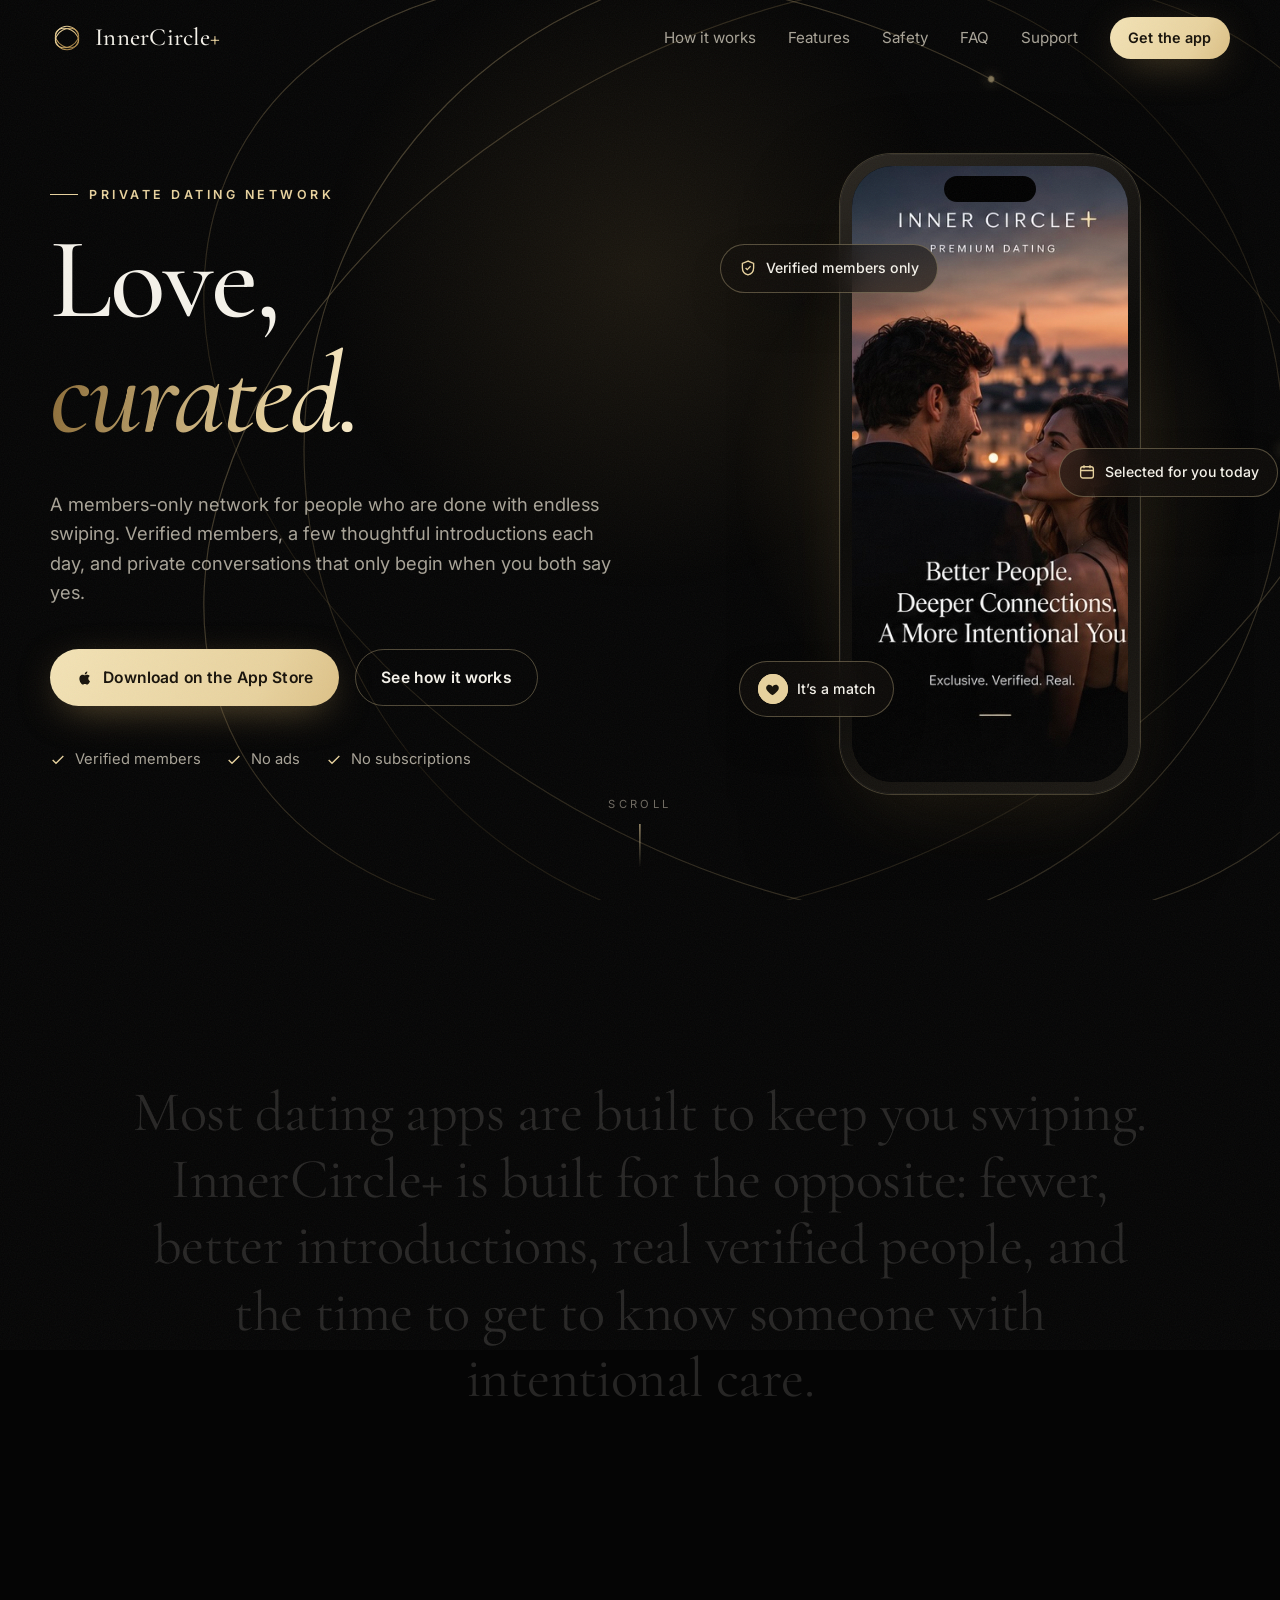
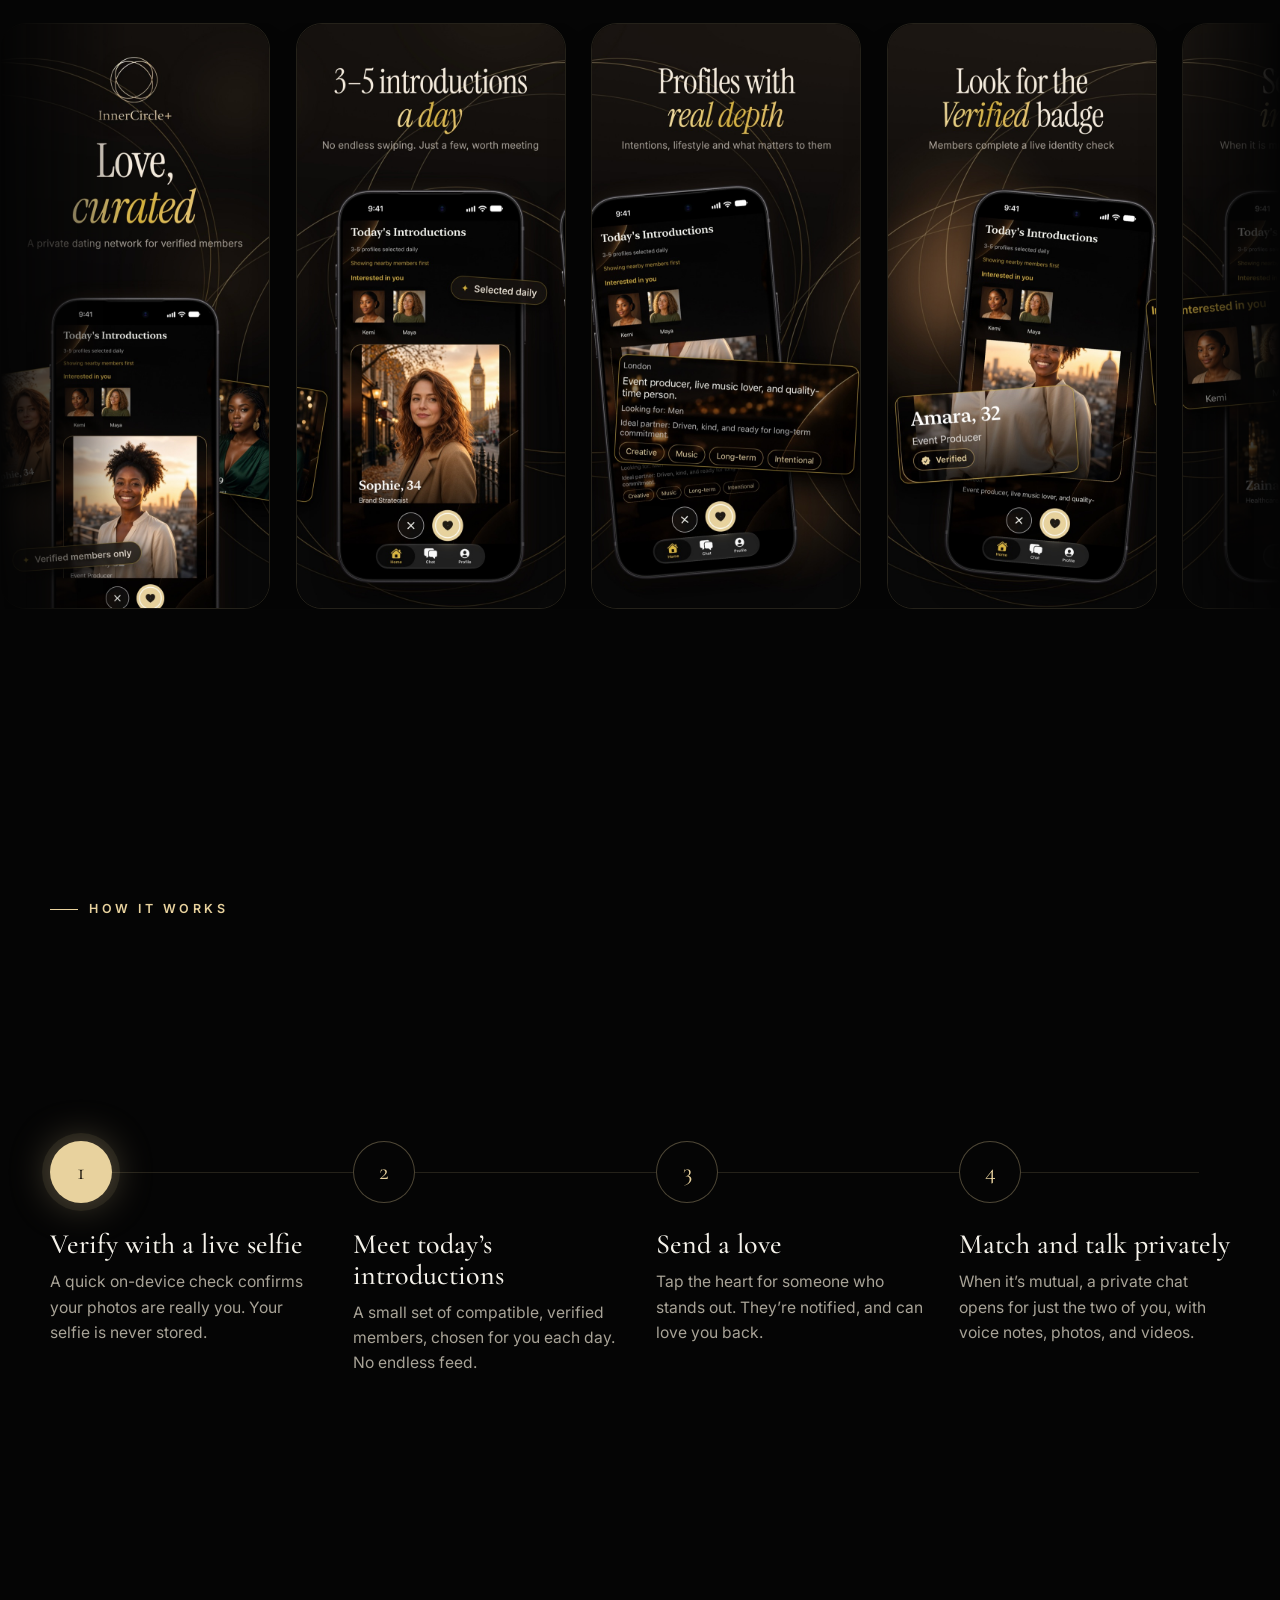
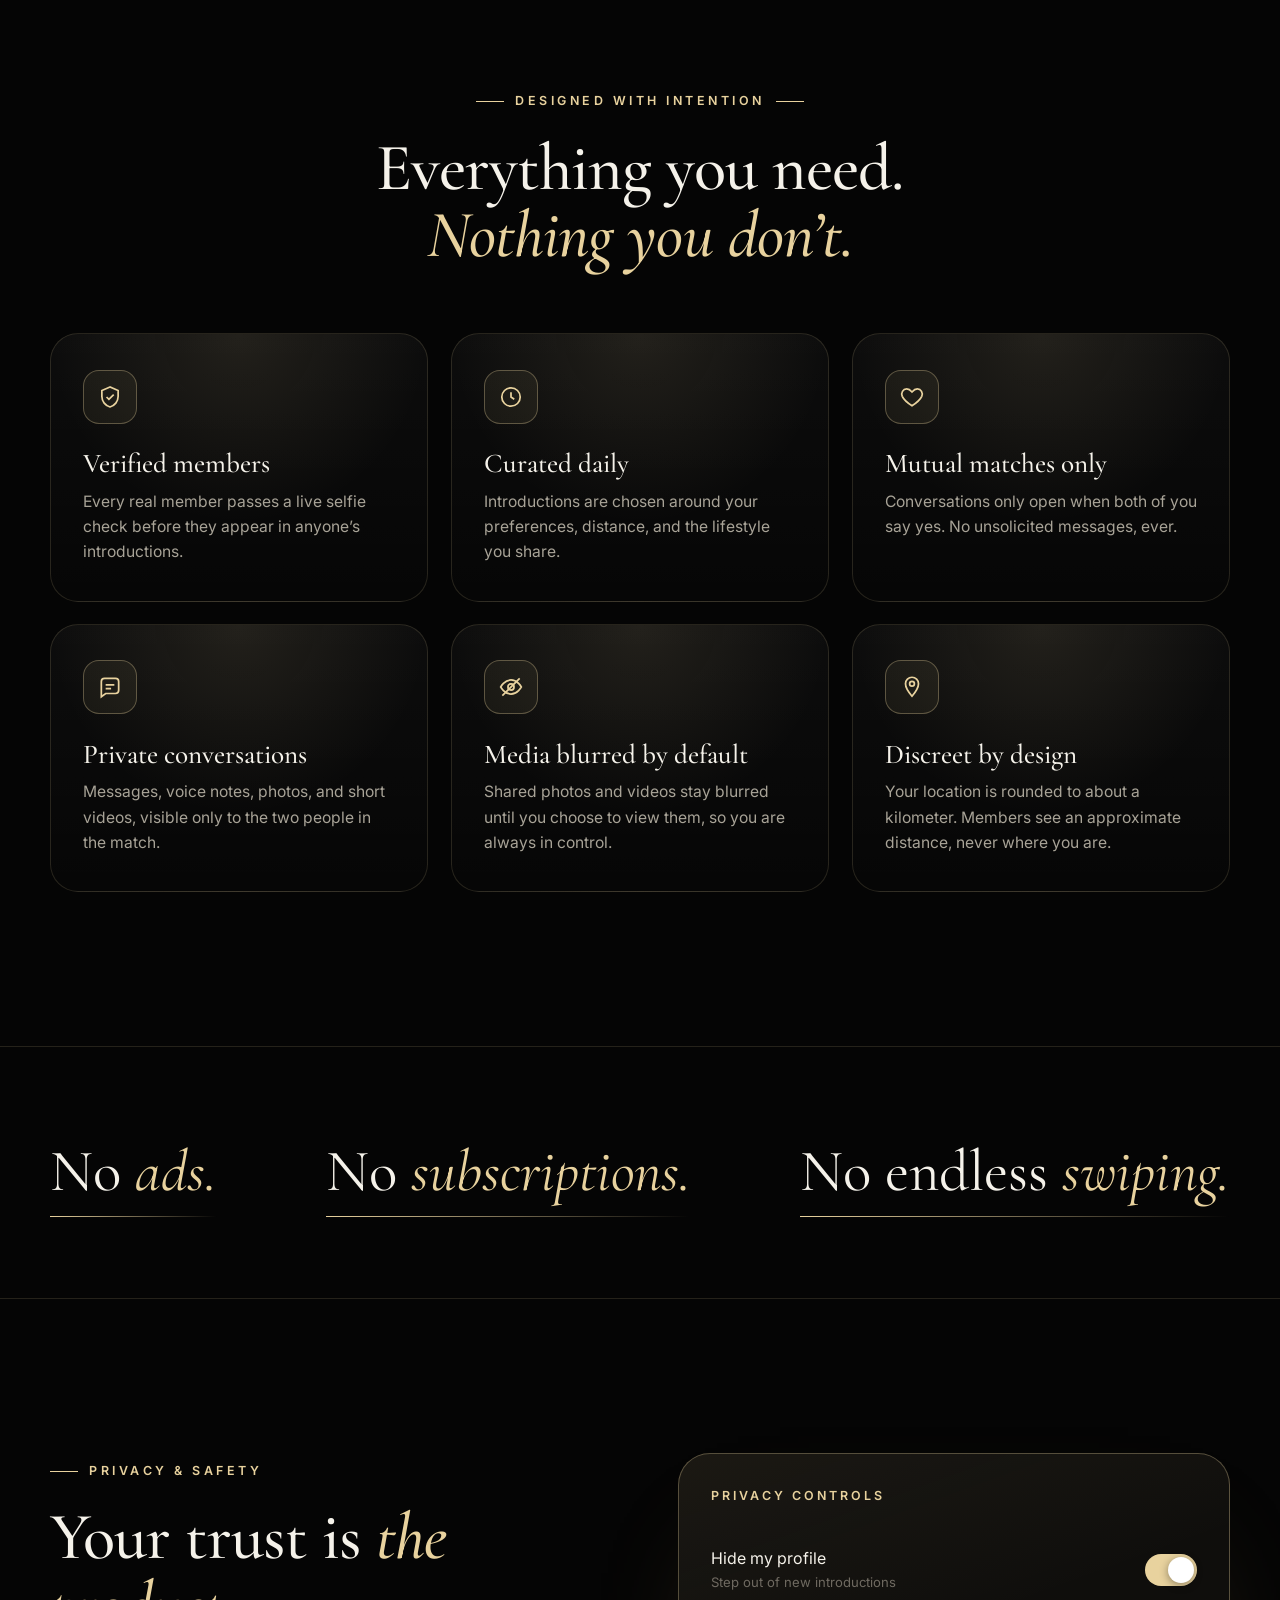
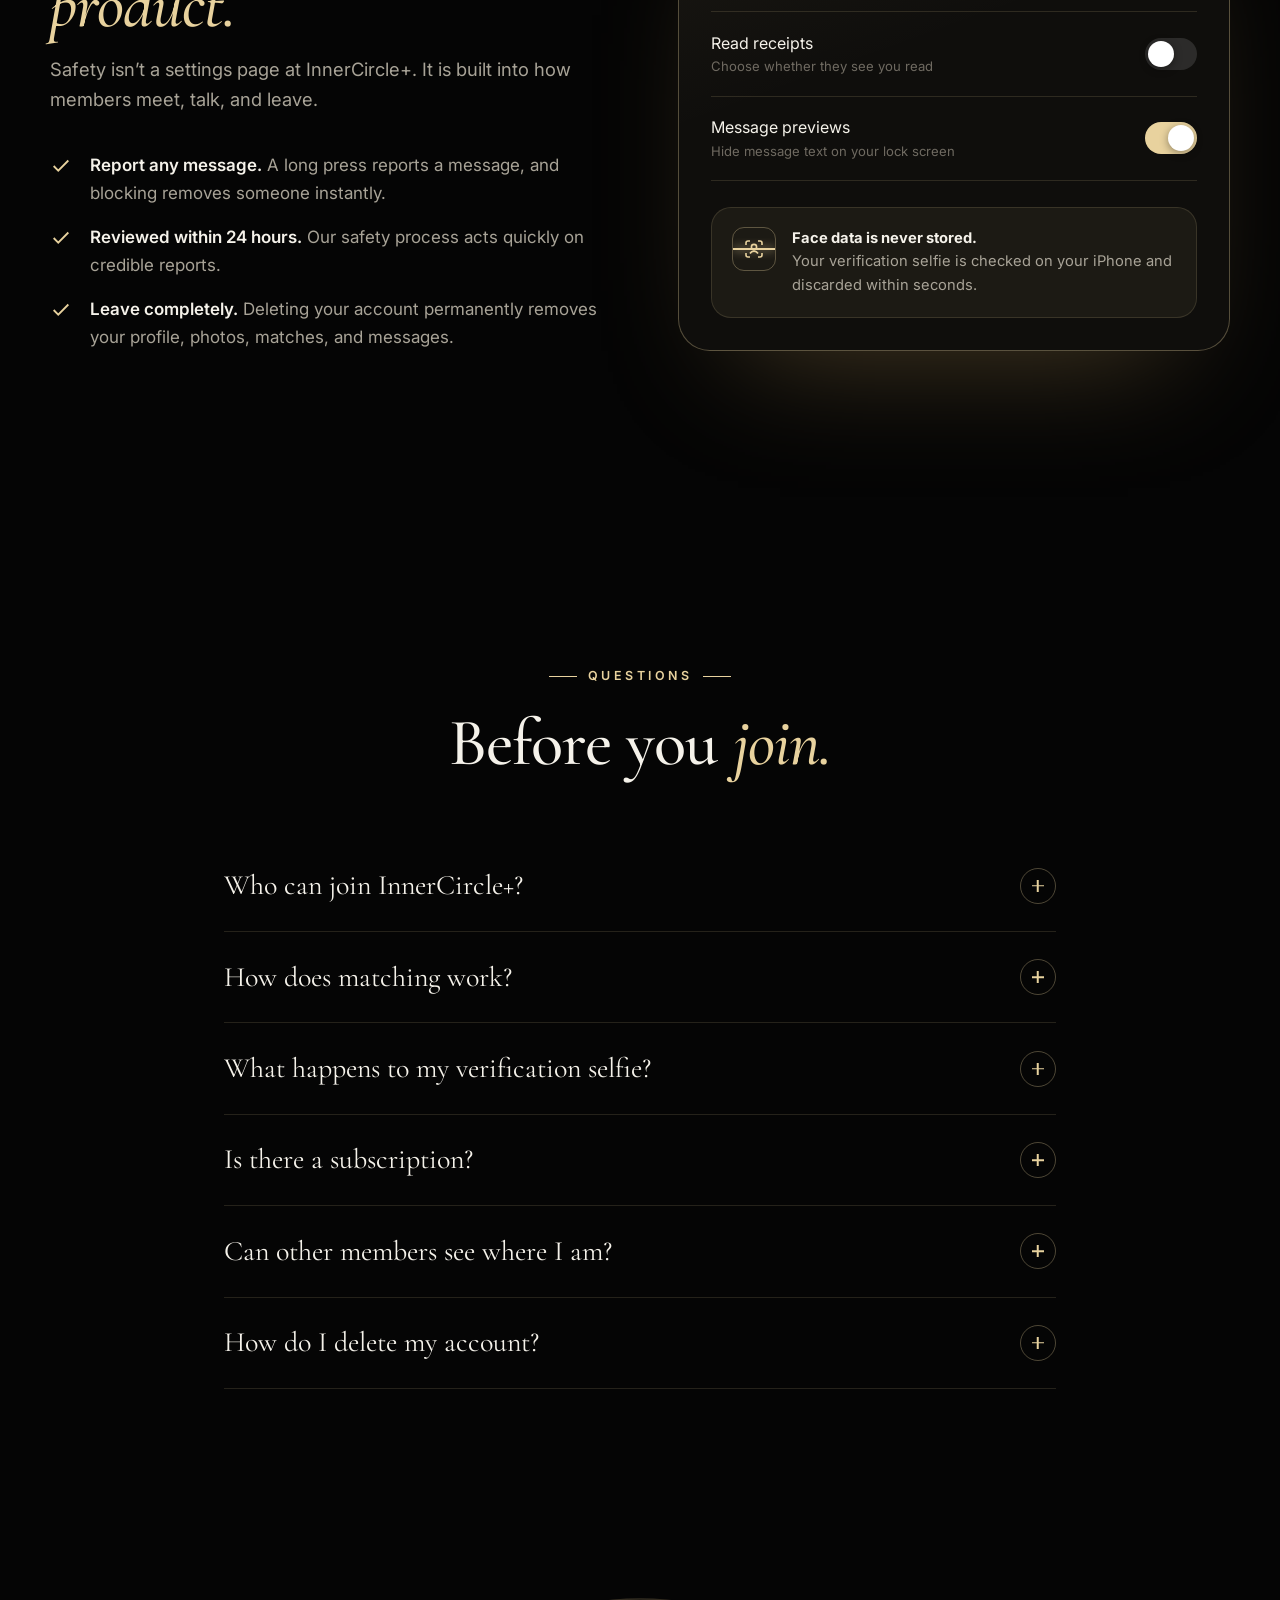
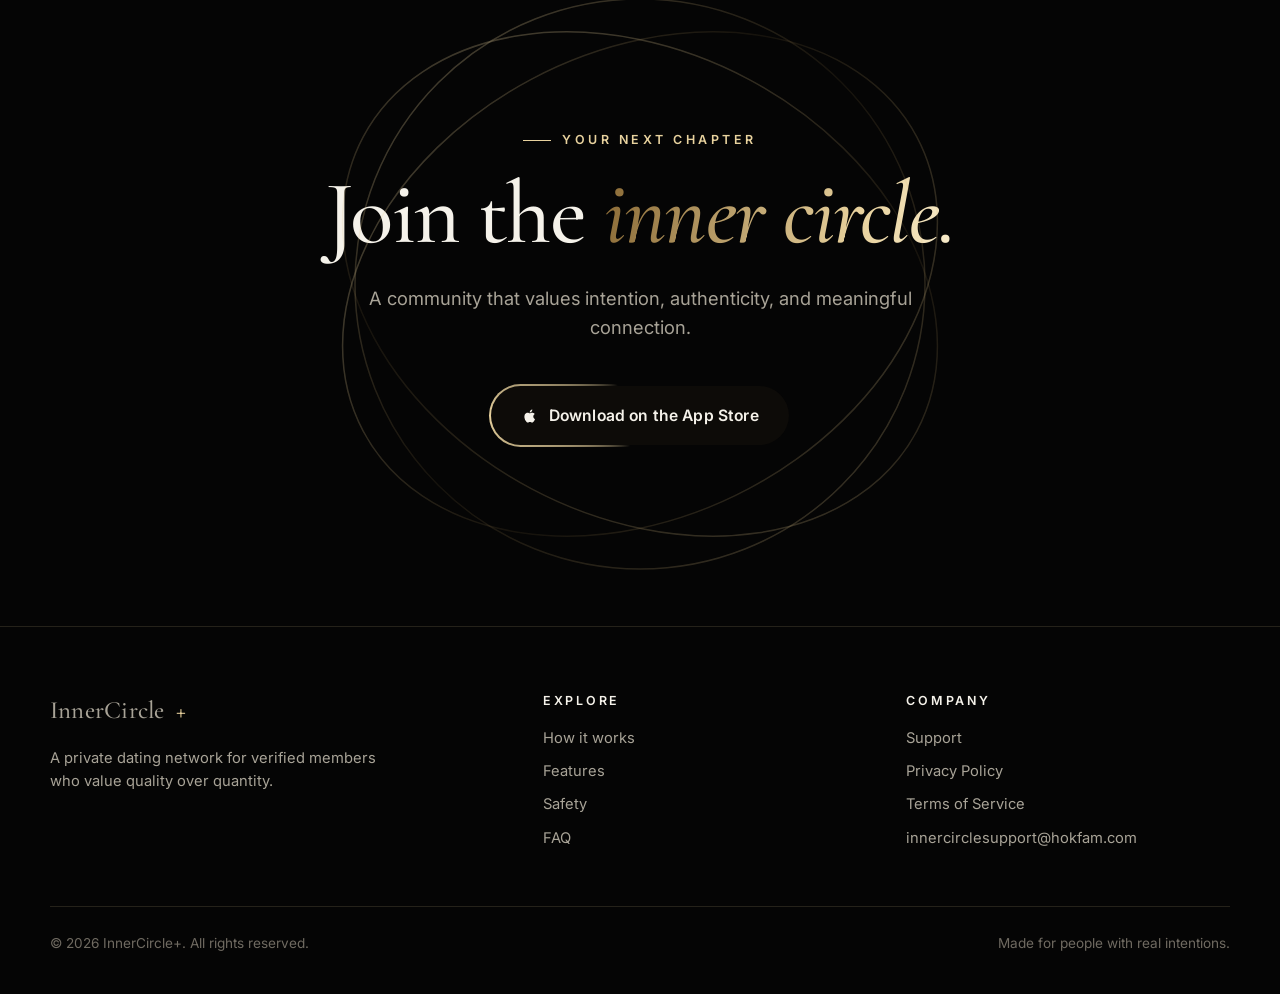
<file: index.html>
<!doctype html>
<html lang="en">
<head>
  <meta charset="utf-8">
  <meta name="viewport" content="width=device-width, initial-scale=1, viewport-fit=cover">
  <title>InnerCircle+ | Love, curated</title>
  <meta name="description" content="InnerCircle+ is a private dating network for verified members. A few thoughtful introductions each day, mutual matches only, and private conversations.">
  <meta name="theme-color" content="#050505">
  <meta property="og:title" content="InnerCircle+ | Love, curated">
  <meta property="og:description" content="A private dating network for verified members.">
  <meta property="og:image" content="assets/social.jpg">
  <meta property="og:type" content="website">
  <link rel="icon" href="assets/favicon.svg" type="image/svg+xml">
  <link rel="preconnect" href="https://fonts.googleapis.com">
  <link rel="preconnect" href="https://fonts.gstatic.com" crossorigin>
  <link rel="stylesheet" href="https://fonts.googleapis.com/css2?family=Cormorant+Garamond:ital,wght@0,400;0,500;0,600;1,500&family=Inter:wght@400;500;600&display=swap">
  <link rel="stylesheet" href="styles.css">
  <script src="site.js" defer></script>
</head>
<body>
  <a class="skip-link" href="#main">Skip to content</a>
  <div class="grain" aria-hidden="true"></div>
  <div class="cursor-glow" aria-hidden="true"></div>

  <header class="site-nav" data-nav>
    <div class="container nav-inner">
      <a class="brand" href="index.html" aria-label="InnerCircle+ home">
        <svg class="brand-mark" viewBox="0 0 64 64" aria-hidden="true">
          <defs>
            <linearGradient id="brandGold" x1="0" y1="0" x2="1" y2="1">
              <stop offset="0" stop-color="#F3E3B6"/><stop offset="0.55" stop-color="#C9A460"/><stop offset="1" stop-color="#8A6A35"/>
            </linearGradient>
          </defs>
          <g fill="none" stroke="url(#brandGold)" stroke-width="2">
            <circle cx="32" cy="32" r="22"/>
            <g class="ring-a"><ellipse cx="32" cy="32" rx="23" ry="17" transform="rotate(28 32 32)"/></g>
            <g class="ring-b"><ellipse cx="32" cy="32" rx="23" ry="17" transform="rotate(-28 32 32)"/></g>
          </g>
        </svg>
        <span>InnerCircle<em>+</em></span>
      </a>
      <nav class="nav-links" id="nav-links" aria-label="Main">
        <a href="#how">How it works</a>
        <a href="#features">Features</a>
        <a href="#safety">Safety</a>
        <a href="#faq">FAQ</a>
        <a href="support.html">Support</a>
        <a class="btn btn-gold btn-sm" href="https://apps.apple.com/ua/app/innercircle-premium-dating/id6759234724" target="_blank" rel="noopener">Get the app</a>
      </nav>
      <button class="nav-toggle" type="button" aria-label="Menu" aria-expanded="false" aria-controls="nav-links"><span></span><span></span></button>
    </div>
  </header>

  <main id="main">
    <section class="hero" aria-labelledby="hero-title">
      <svg class="orbits" viewBox="0 0 1200 1200" aria-hidden="true">
        <defs>
          <linearGradient id="orbitStroke" x1="0" y1="0" x2="1" y2="1">
            <stop offset="0" stop-color="#E8D29E" stop-opacity="0.65"/>
            <stop offset="0.5" stop-color="#C9A460" stop-opacity="0.18"/>
            <stop offset="1" stop-color="#E8D29E" stop-opacity="0.5"/>
          </linearGradient>
        </defs>
        <g class="o1">
          <circle cx="600" cy="600" r="420"/>
          <circle class="spark" cx="1020" cy="600" r="3"/>
        </g>
        <g class="o2">
          <ellipse cx="600" cy="600" rx="540" ry="360" transform="rotate(28 600 600)"/>
          <circle class="spark" cx="600" cy="240" r="2.5" transform="rotate(28 600 600)"/>
        </g>
        <g class="o3">
          <ellipse cx="600" cy="600" rx="540" ry="360" transform="rotate(-28 600 600)"/>
        </g>
      </svg>

      <div class="container hero-grid">
        <div class="hero-copy">
          <p class="eyebrow" data-reveal>Private dating network</p>
          <h1 class="display" id="hero-title">
            <span class="line"><span>Love,</span></span>
            <span class="line"><em class="shimmer">curated.</em></span>
          </h1>
          <p class="lead" data-reveal style="--i: 3">
            A members-only network for people who are done with endless swiping.
            Verified members, a few thoughtful introductions each day, and private
            conversations that only begin when you both say yes.
          </p>
          <div class="cta-row" data-reveal style="--i: 4">
            <a class="btn btn-gold" href="https://apps.apple.com/ua/app/innercircle-premium-dating/id6759234724" target="_blank" rel="noopener">
              <svg class="apple-glyph" viewBox="0 0 24 24" fill="currentColor" aria-hidden="true"><path d="M16.37 12.6c-.02-2.2 1.8-3.26 1.88-3.31-1.02-1.5-2.62-1.7-3.19-1.72-1.36-.14-2.65.8-3.34.8-.69 0-1.75-.78-2.88-.76-1.48.02-2.85.86-3.61 2.19-1.54 2.67-.39 6.62 1.11 8.79.73 1.06 1.6 2.25 2.75 2.2 1.1-.04 1.52-.71 2.85-.71 1.33 0 1.71.71 2.88.69 1.19-.02 1.94-1.08 2.66-2.15.84-1.23 1.19-2.42 1.21-2.48-.03-.01-2.31-.89-2.32-3.54zM14.2 6.14c.61-.74 1.02-1.77.91-2.79-.88.04-1.94.59-2.57 1.33-.56.65-1.06 1.7-.93 2.7.98.08 1.98-.5 2.59-1.24z"/></svg>
              Download on the App Store
            </a>
            <a class="btn" href="#how">See how it works</a>
          </div>
          <ul class="hero-points" data-reveal style="--i: 5">
            <li><svg viewBox="0 0 24 24" fill="none" stroke="currentColor" stroke-width="2" aria-hidden="true"><path d="M20 6 9 17l-5-5"/></svg>Verified members</li>
            <li><svg viewBox="0 0 24 24" fill="none" stroke="currentColor" stroke-width="2" aria-hidden="true"><path d="M20 6 9 17l-5-5"/></svg>No ads</li>
            <li><svg viewBox="0 0 24 24" fill="none" stroke="currentColor" stroke-width="2" aria-hidden="true"><path d="M20 6 9 17l-5-5"/></svg>No subscriptions</li>
          </ul>
        </div>

        <div class="hero-visual" data-parallax aria-hidden="true">
          <div class="halo"></div>
          <div class="phone">
            <div class="island"></div>
            <div class="phone-screen">
              <img class="is-active" src="assets/screen-1.jpg" alt="" fetchpriority="high">
              <img src="assets/screen-2.jpg" alt="" loading="lazy">
              <img src="assets/screen-3.jpg" alt="" loading="lazy">
            </div>
          </div>
          <div class="chip chip-a">
            <svg viewBox="0 0 24 24" fill="none" stroke="currentColor" stroke-width="1.8"><path d="M12 2.8 4.5 6v5.6c0 4.6 3.2 8.4 7.5 9.6 4.3-1.2 7.5-5 7.5-9.6V6L12 2.8z"/><path d="m8.8 12 2.2 2.2 4.4-4.4"/></svg>
            Verified members only
          </div>
          <div class="chip chip-b">
            <svg viewBox="0 0 24 24" fill="none" stroke="currentColor" stroke-width="1.8"><rect x="3.5" y="5" width="17" height="15" rx="3"/><path d="M3.5 10h17M8 3v4M16 3v4"/></svg>
            Selected for you today
          </div>
          <div class="chip chip-c">
            <span class="heart"><svg viewBox="0 0 24 24" fill="currentColor"><path d="M12 21s-7.5-4.6-9.6-9.2C.9 8.4 3 4.5 6.8 4.5c2.2 0 3.6 1.2 5.2 3 1.6-1.8 3-3 5.2-3 3.8 0 5.9 3.9 4.4 7.3C19.5 16.4 12 21 12 21z"/></svg></span>
            It’s a match
          </div>
        </div>
      </div>

      <a class="scroll-cue" href="#statement">Scroll</a>
    </section>

    <section class="statement" id="statement" aria-label="Our philosophy">
      <div class="container">
        <p class="statement-text" data-words data-gold="fewer,better,real,intentional">
          Most dating apps are built to keep you swiping. InnerCircle+ is built for the opposite: fewer, better introductions, real verified people, and the time to get to know someone with intentional care.
        </p>
      </div>
    </section>

    <section class="showcase" aria-label="Inside the app">
      <div class="marquee">
        <div class="marquee-track">
          <figure><img src="assets/shot-01-hero.jpg" alt="Today’s Introductions with curated member profiles" loading="lazy"></figure>
          <figure><img src="assets/shot-02-daily.jpg" alt="A small set of introductions selected each day" loading="lazy"></figure>
          <figure><img src="assets/shot-03-depth.jpg" alt="Profiles with depth beyond photos" loading="lazy"></figure>
          <figure><img src="assets/shot-04-verified.jpg" alt="Verified badge after a live identity check" loading="lazy"></figure>
          <figure><img src="assets/shot-05-interest.jpg" alt="See who is interested in you" loading="lazy"></figure>
          <figure><img src="assets/shot-06-chats.jpg" alt="Private chats with messages, voice notes and photos" loading="lazy"></figure>
          <figure><img src="assets/shot-07-profile.jpg" alt="Your profile with photos and details" loading="lazy"></figure>
          <figure><img src="assets/shot-08-join.jpg" alt="Join InnerCircle+" loading="lazy"></figure>
        </div>
      </div>
    </section>

    <section class="section" id="how" aria-labelledby="how-title">
      <div class="container">
        <div class="section-head">
          <p class="eyebrow" data-reveal>How it works</p>
          <h2 class="section-title" id="how-title" data-reveal style="--i: 1">Four quiet steps to <em>someone real.</em></h2>
        </div>
        <ol class="steps" data-progress>
          <li class="step" data-reveal style="--i: 0">
            <div class="step-num">1</div>
            <h3>Verify with a live selfie</h3>
            <p>A quick on-device check confirms your photos are really you. Your selfie is never stored.</p>
          </li>
          <li class="step" data-reveal style="--i: 1">
            <div class="step-num">2</div>
            <h3>Meet today’s introductions</h3>
            <p>A small set of compatible, verified members, chosen for you each day. No endless feed.</p>
          </li>
          <li class="step" data-reveal style="--i: 2">
            <div class="step-num">3</div>
            <h3>Send a love</h3>
            <p>Tap the heart for someone who stands out. They’re notified, and can love you back.</p>
          </li>
          <li class="step" data-reveal style="--i: 3">
            <div class="step-num">4</div>
            <h3>Match and talk privately</h3>
            <p>When it’s mutual, a private chat opens for just the two of you, with voice notes, photos, and videos.</p>
          </li>
        </ol>
      </div>
    </section>

    <section class="section" id="features" aria-labelledby="features-title">
      <div class="container">
        <div class="section-head center">
          <p class="eyebrow" data-reveal>Designed with intention</p>
          <h2 class="section-title" id="features-title" data-reveal style="--i: 1">Everything you need. <em>Nothing you don’t.</em></h2>
        </div>
        <div class="cards">
          <article class="card" data-tilt data-reveal style="--i: 0">
            <div class="card-icon"><svg viewBox="0 0 24 24" fill="none" stroke="currentColor" stroke-width="1.6"><path d="M12 2.8 4.5 6v5.6c0 4.6 3.2 8.4 7.5 9.6 4.3-1.2 7.5-5 7.5-9.6V6L12 2.8z"/><path d="m8.8 12 2.2 2.2 4.4-4.4"/></svg></div>
            <h3>Verified members</h3>
            <p>Every real member passes a live selfie check before they appear in anyone’s introductions.</p>
          </article>
          <article class="card" data-tilt data-reveal style="--i: 1">
            <div class="card-icon"><svg viewBox="0 0 24 24" fill="none" stroke="currentColor" stroke-width="1.6"><circle cx="12" cy="12" r="8.5"/><path d="M12 7.5V12l3 2"/></svg></div>
            <h3>Curated daily</h3>
            <p>Introductions are chosen around your preferences, distance, and the lifestyle you share.</p>
          </article>
          <article class="card" data-tilt data-reveal style="--i: 2">
            <div class="card-icon"><svg viewBox="0 0 24 24" fill="none" stroke="currentColor" stroke-width="1.6"><path d="M12 20s-7-4.3-9-8.6C1.6 8.2 3.6 4.6 7.1 4.6c2 0 3.4 1.1 4.9 2.8 1.5-1.7 2.9-2.8 4.9-2.8 3.5 0 5.5 3.6 4.1 6.8C19 15.7 12 20 12 20z"/></svg></div>
            <h3>Mutual matches only</h3>
            <p>Conversations only open when both of you say yes. No unsolicited messages, ever.</p>
          </article>
          <article class="card" data-tilt data-reveal style="--i: 0">
            <div class="card-icon"><svg viewBox="0 0 24 24" fill="none" stroke="currentColor" stroke-width="1.6"><path d="M20 15a3 3 0 0 1-3 3H8l-4 3V7a3 3 0 0 1 3-3h10a3 3 0 0 1 3 3z"/><path d="M8 10h8M8 13.5h5"/></svg></div>
            <h3>Private conversations</h3>
            <p>Messages, voice notes, photos, and short videos, visible only to the two people in the match.</p>
          </article>
          <article class="card" data-tilt data-reveal style="--i: 1">
            <div class="card-icon"><svg viewBox="0 0 24 24" fill="none" stroke="currentColor" stroke-width="1.6"><path d="M2.5 12s3.5-6.5 9.5-6.5S21.5 12 21.5 12 18 18.5 12 18.5 2.5 12 2.5 12z"/><circle cx="12" cy="12" r="2.8"/><path d="M4 20 20 4"/></svg></div>
            <h3>Media blurred by default</h3>
            <p>Shared photos and videos stay blurred until you choose to view them, so you are always in control.</p>
          </article>
          <article class="card" data-tilt data-reveal style="--i: 2">
            <div class="card-icon"><svg viewBox="0 0 24 24" fill="none" stroke="currentColor" stroke-width="1.6"><path d="M12 3a6 6 0 0 1 6 6c0 4.5-6 11.5-6 11.5S6 13.5 6 9a6 6 0 0 1 6-6z"/><circle cx="12" cy="9" r="2.2"/></svg></div>
            <h3>Discreet by design</h3>
            <p>Your location is rounded to about a kilometer. Members see an approximate distance, never where you are.</p>
          </article>
        </div>
      </div>
    </section>

    <section class="principles" aria-label="Our principles">
      <div class="container">
        <ul>
          <li data-reveal style="--i: 0">No <em>ads.</em></li>
          <li data-reveal style="--i: 1">No <em>subscriptions.</em></li>
          <li data-reveal style="--i: 2">No endless <em>swiping.</em></li>
        </ul>
      </div>
    </section>

    <section class="section" id="safety" aria-labelledby="safety-title">
      <div class="container split">
        <div>
          <p class="eyebrow" data-reveal>Privacy &amp; safety</p>
          <h2 class="section-title" id="safety-title" data-reveal style="--i: 1">Your trust is <em>the product.</em></h2>
          <p class="lead" data-reveal style="--i: 2">Safety isn’t a settings page at InnerCircle+. It is built into how members meet, talk, and leave.</p>
          <ul class="ticks">
            <li data-reveal style="--i: 3"><svg viewBox="0 0 24 24" fill="none" stroke="currentColor" stroke-width="2"><path d="M20 6 9 17l-5-5"/></svg><span><strong>Report any message.</strong> A long press reports a message, and blocking removes someone instantly.</span></li>
            <li data-reveal style="--i: 4"><svg viewBox="0 0 24 24" fill="none" stroke="currentColor" stroke-width="2"><path d="M20 6 9 17l-5-5"/></svg><span><strong>Reviewed within 24 hours.</strong> Our safety process acts quickly on credible reports.</span></li>
            <li data-reveal style="--i: 5"><svg viewBox="0 0 24 24" fill="none" stroke="currentColor" stroke-width="2"><path d="M20 6 9 17l-5-5"/></svg><span><strong>Leave completely.</strong> Deleting your account permanently removes your profile, photos, matches, and messages.</span></li>
          </ul>
        </div>

        <div class="panel" data-reveal style="--i: 2">
          <p class="panel-title">Privacy controls</p>
          <div class="toggle-row">
            <span>Hide my profile<small>Step out of new introductions</small></span>
            <i class="toggle on" aria-hidden="true"></i>
          </div>
          <div class="toggle-row">
            <span>Read receipts<small>Choose whether they see you read</small></span>
            <i class="toggle" aria-hidden="true"></i>
          </div>
          <div class="toggle-row">
            <span>Message previews<small>Hide message text on your lock screen</small></span>
            <i class="toggle on" aria-hidden="true"></i>
          </div>
          <div class="face-note">
            <div class="scan" aria-hidden="true"><svg viewBox="0 0 24 24" fill="none" stroke="currentColor" stroke-width="1.6"><path d="M4 8V6a2 2 0 0 1 2-2h2M16 4h2a2 2 0 0 1 2 2v2M20 16v2a2 2 0 0 1-2 2h-2M8 20H6a2 2 0 0 1-2-2v-2"/><circle cx="12" cy="10" r="2.6"/><path d="M8 16.5c.9-1.6 2.3-2.4 4-2.4s3.1.8 4 2.4"/></svg></div>
            <div><strong>Face data is never stored.</strong>Your verification selfie is checked on your iPhone and discarded within seconds.</div>
          </div>
        </div>
      </div>
    </section>

    <section class="section" id="faq" aria-labelledby="faq-title">
      <div class="container">
        <div class="section-head center">
          <p class="eyebrow" data-reveal>Questions</p>
          <h2 class="section-title" id="faq-title" data-reveal style="--i: 1">Before you <em>join.</em></h2>
        </div>
        <div class="faq-list" data-reveal style="--i: 2">
          <details>
            <summary>Who can join InnerCircle+?<span class="plus" aria-hidden="true"></span></summary>
            <div class="faq-answer"><p>Adults aged 20 and over who complete a live selfie verification. Sign in is with your Apple ID.</p></div>
          </details>
          <details>
            <summary>How does matching work?<span class="plus" aria-hidden="true"></span></summary>
            <div class="faq-answer"><p>Each day you receive a small set of introductions. Send a love to someone who stands out. If they love you back, it’s a match and a private chat opens for both of you.</p></div>
          </details>
          <details>
            <summary>What happens to my verification selfie?<span class="plus" aria-hidden="true"></span></summary>
            <div class="faq-answer"><p>It is compared with your profile photos on your iPhone using Apple’s on-device technology, then discarded. We never store face data, only whether verification passed.</p></div>
          </details>
          <details>
            <summary>Is there a subscription?<span class="plus" aria-hidden="true"></span></summary>
            <div class="faq-answer"><p>No. InnerCircle+ is a one-time purchase on the App Store, with no ads and no recurring fees.</p></div>
          </details>
          <details>
            <summary>Can other members see where I am?<span class="plus" aria-hidden="true"></span></summary>
            <div class="faq-answer"><p>No. Your location is stored rounded to about a kilometer, and members only see an approximate distance. You can also hide your profile from new introductions at any time.</p></div>
          </details>
          <details>
            <summary>How do I delete my account?<span class="plus" aria-hidden="true"></span></summary>
            <div class="faq-answer"><p>Go to Profile, then Delete Account. Your profile, photos, likes, matches, messages, and shared media are permanently deleted.</p></div>
          </details>
        </div>
      </div>
    </section>

    <section class="final" aria-labelledby="final-title">
      <svg class="final-rings" viewBox="0 0 400 400" aria-hidden="true">
        <defs>
          <linearGradient id="finalGold" x1="0" y1="0" x2="1" y2="1">
            <stop offset="0" stop-color="#F3E3B6" stop-opacity="0.55"/><stop offset="0.5" stop-color="#C9A460" stop-opacity="0.15"/><stop offset="1" stop-color="#E8D29E" stop-opacity="0.45"/>
          </linearGradient>
        </defs>
        <g fill="none" stroke="url(#finalGold)" stroke-width="0.8">
          <g class="ring-a"><circle cx="200" cy="200" r="150"/></g>
          <g class="ring-b"><ellipse cx="200" cy="200" rx="165" ry="122" transform="rotate(28 200 200)"/></g>
          <g class="ring-c"><ellipse cx="200" cy="200" rx="165" ry="122" transform="rotate(-28 200 200)"/></g>
        </g>
      </svg>
      <div class="container">
        <p class="eyebrow" data-reveal>Your next chapter</p>
        <h2 class="display" id="final-title" data-reveal style="--i: 1">Join the <em class="shimmer still">inner circle.</em></h2>
        <p class="lead" data-reveal style="--i: 2">A community that values intention, authenticity, and meaningful connection.</p>
        <div class="cta-row" data-reveal style="--i: 3">
          <a class="btn btn-orbit" href="https://apps.apple.com/ua/app/innercircle-premium-dating/id6759234724" target="_blank" rel="noopener">
            <span>
              <svg class="apple-glyph" viewBox="0 0 24 24" fill="currentColor" aria-hidden="true"><path d="M16.37 12.6c-.02-2.2 1.8-3.26 1.88-3.31-1.02-1.5-2.62-1.7-3.19-1.72-1.36-.14-2.65.8-3.34.8-.69 0-1.75-.78-2.88-.76-1.48.02-2.85.86-3.61 2.19-1.54 2.67-.39 6.62 1.11 8.79.73 1.06 1.6 2.25 2.75 2.2 1.1-.04 1.52-.71 2.85-.71 1.33 0 1.71.71 2.88.69 1.19-.02 1.94-1.08 2.66-2.15.84-1.23 1.19-2.42 1.21-2.48-.03-.01-2.31-.89-2.32-3.54zM14.2 6.14c.61-.74 1.02-1.77.91-2.79-.88.04-1.94.59-2.57 1.33-.56.65-1.06 1.7-.93 2.7.98.08 1.98-.5 2.59-1.24z"/></svg>
              Download on the App Store
            </span>
          </a>
        </div>
      </div>
    </section>
  </main>

  <footer class="site-footer">
    <div class="container">
      <div class="footer-grid">
        <div>
          <a class="brand" href="index.html">InnerCircle<em>+</em></a>
          <p class="footer-tag">A private dating network for verified members who value quality over quantity.</p>
        </div>
        <div>
          <h4>Explore</h4>
          <ul>
            <li><a href="#how">How it works</a></li>
            <li><a href="#features">Features</a></li>
            <li><a href="#safety">Safety</a></li>
            <li><a href="#faq">FAQ</a></li>
          </ul>
        </div>
        <div>
          <h4>Company</h4>
          <ul>
            <li><a href="support.html">Support</a></li>
            <li><a href="privacy.html">Privacy Policy</a></li>
            <li><a href="terms.html">Terms of Service</a></li>
            <li><a href="mailto:innercirclesupport@hokfam.com">innercirclesupport@hokfam.com</a></li>
          </ul>
        </div>
      </div>
      <div class="footer-base">
        <span>&copy; <span data-year>2026</span> InnerCircle+. All rights reserved.</span>
        <span>Made for people with real intentions.</span>
      </div>
    </div>
  </footer>
</body>
</html>
</file>
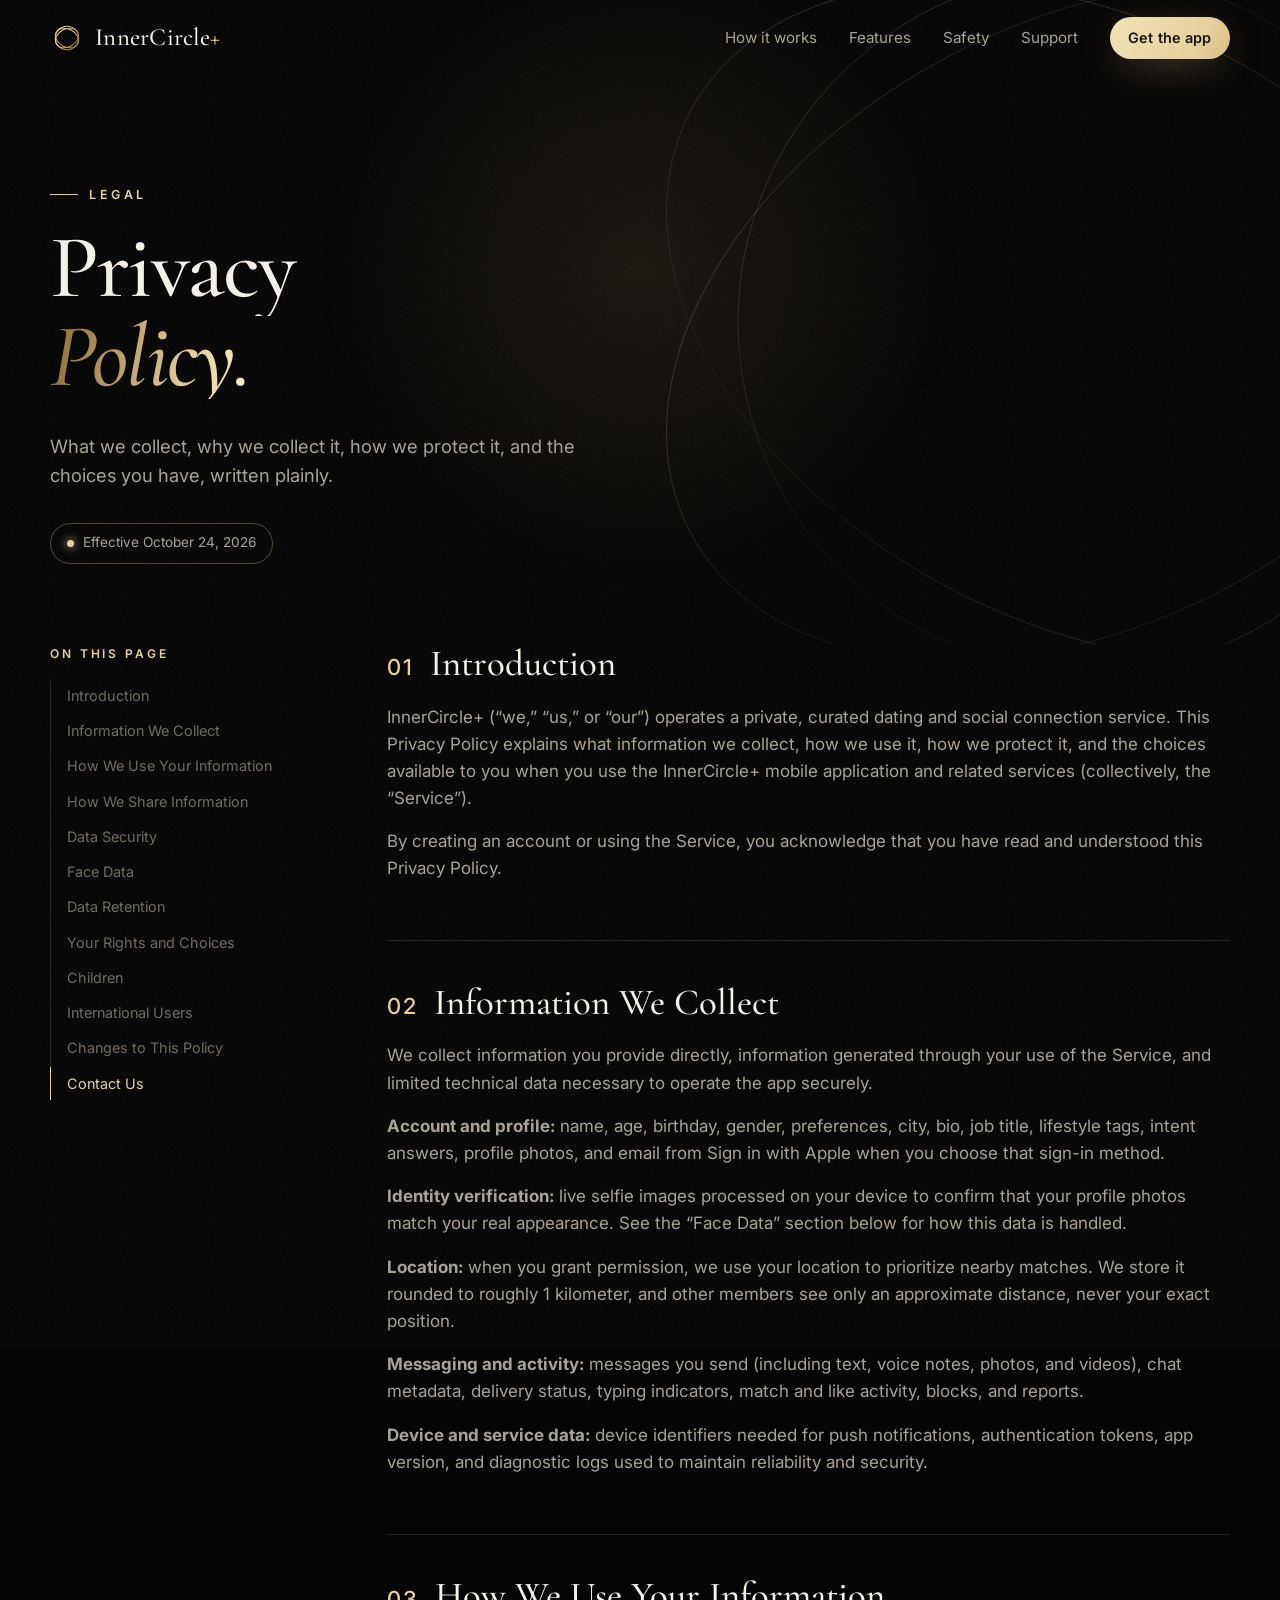
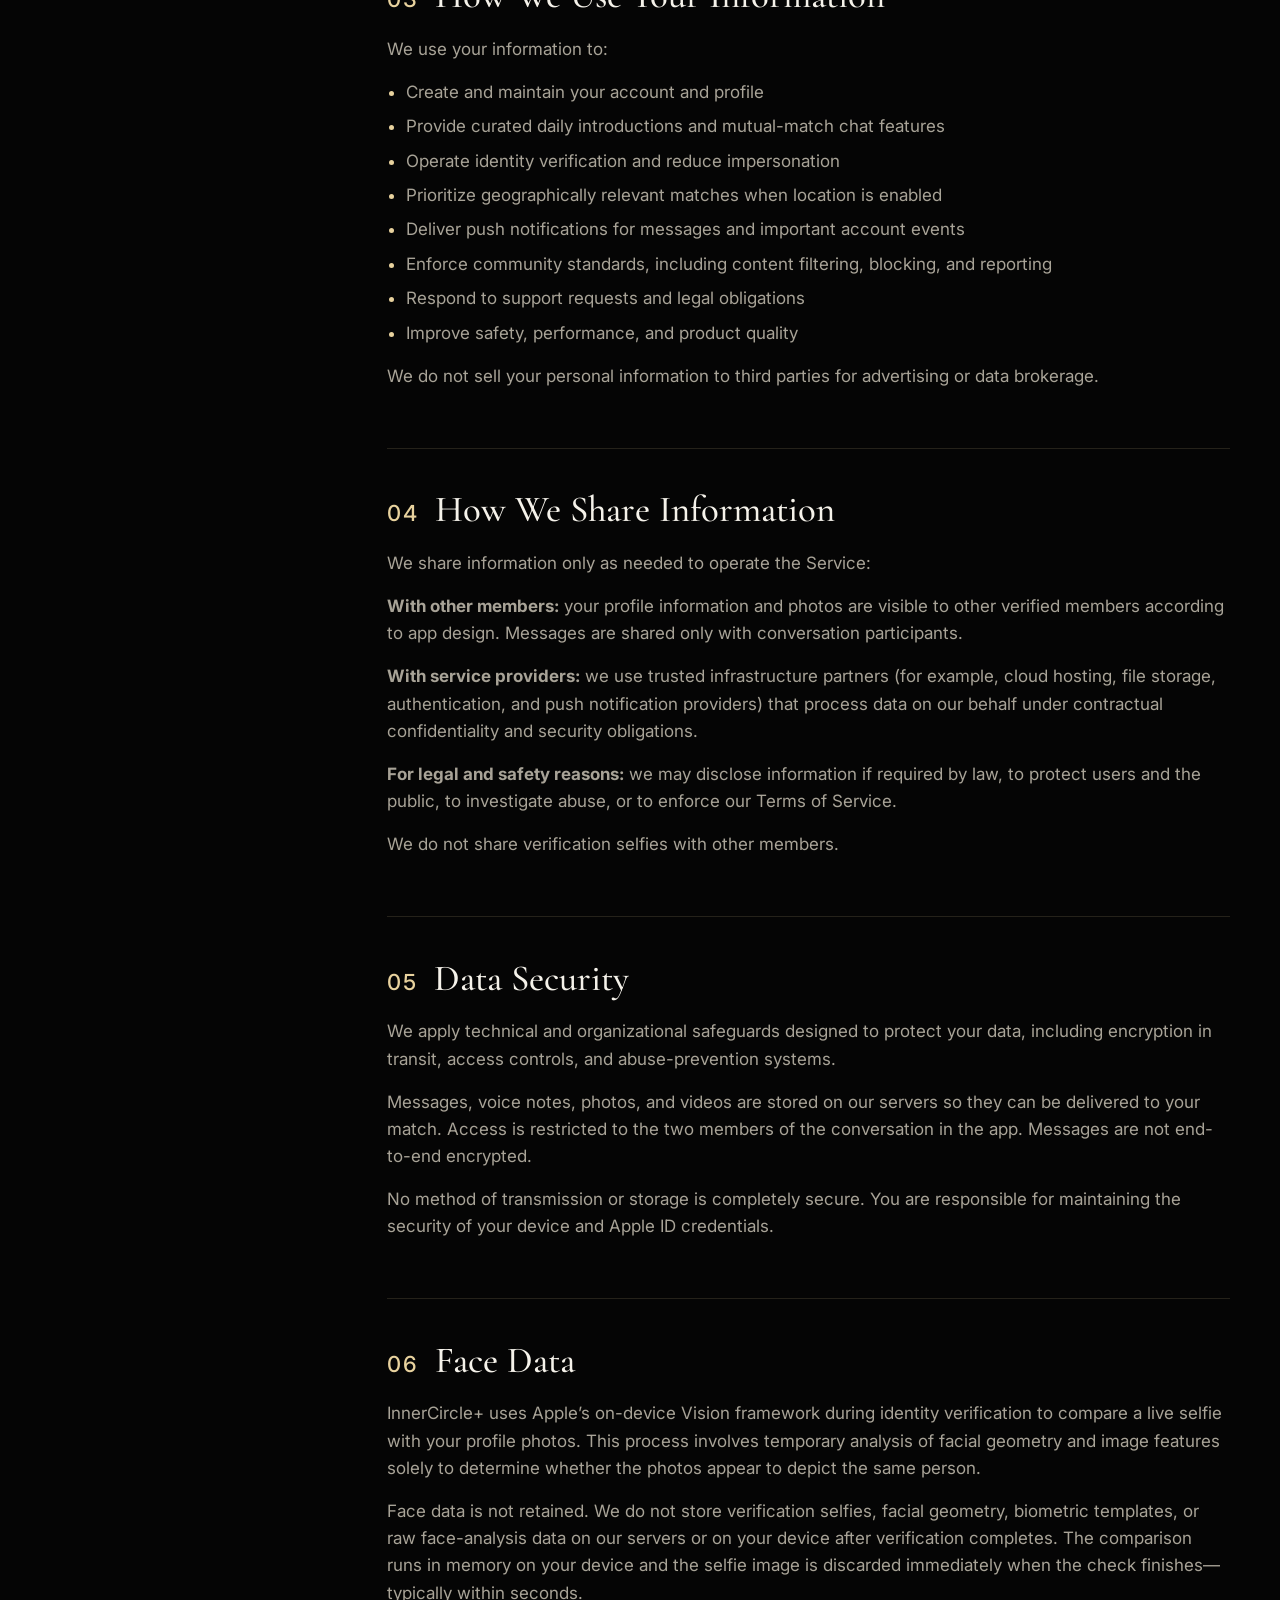
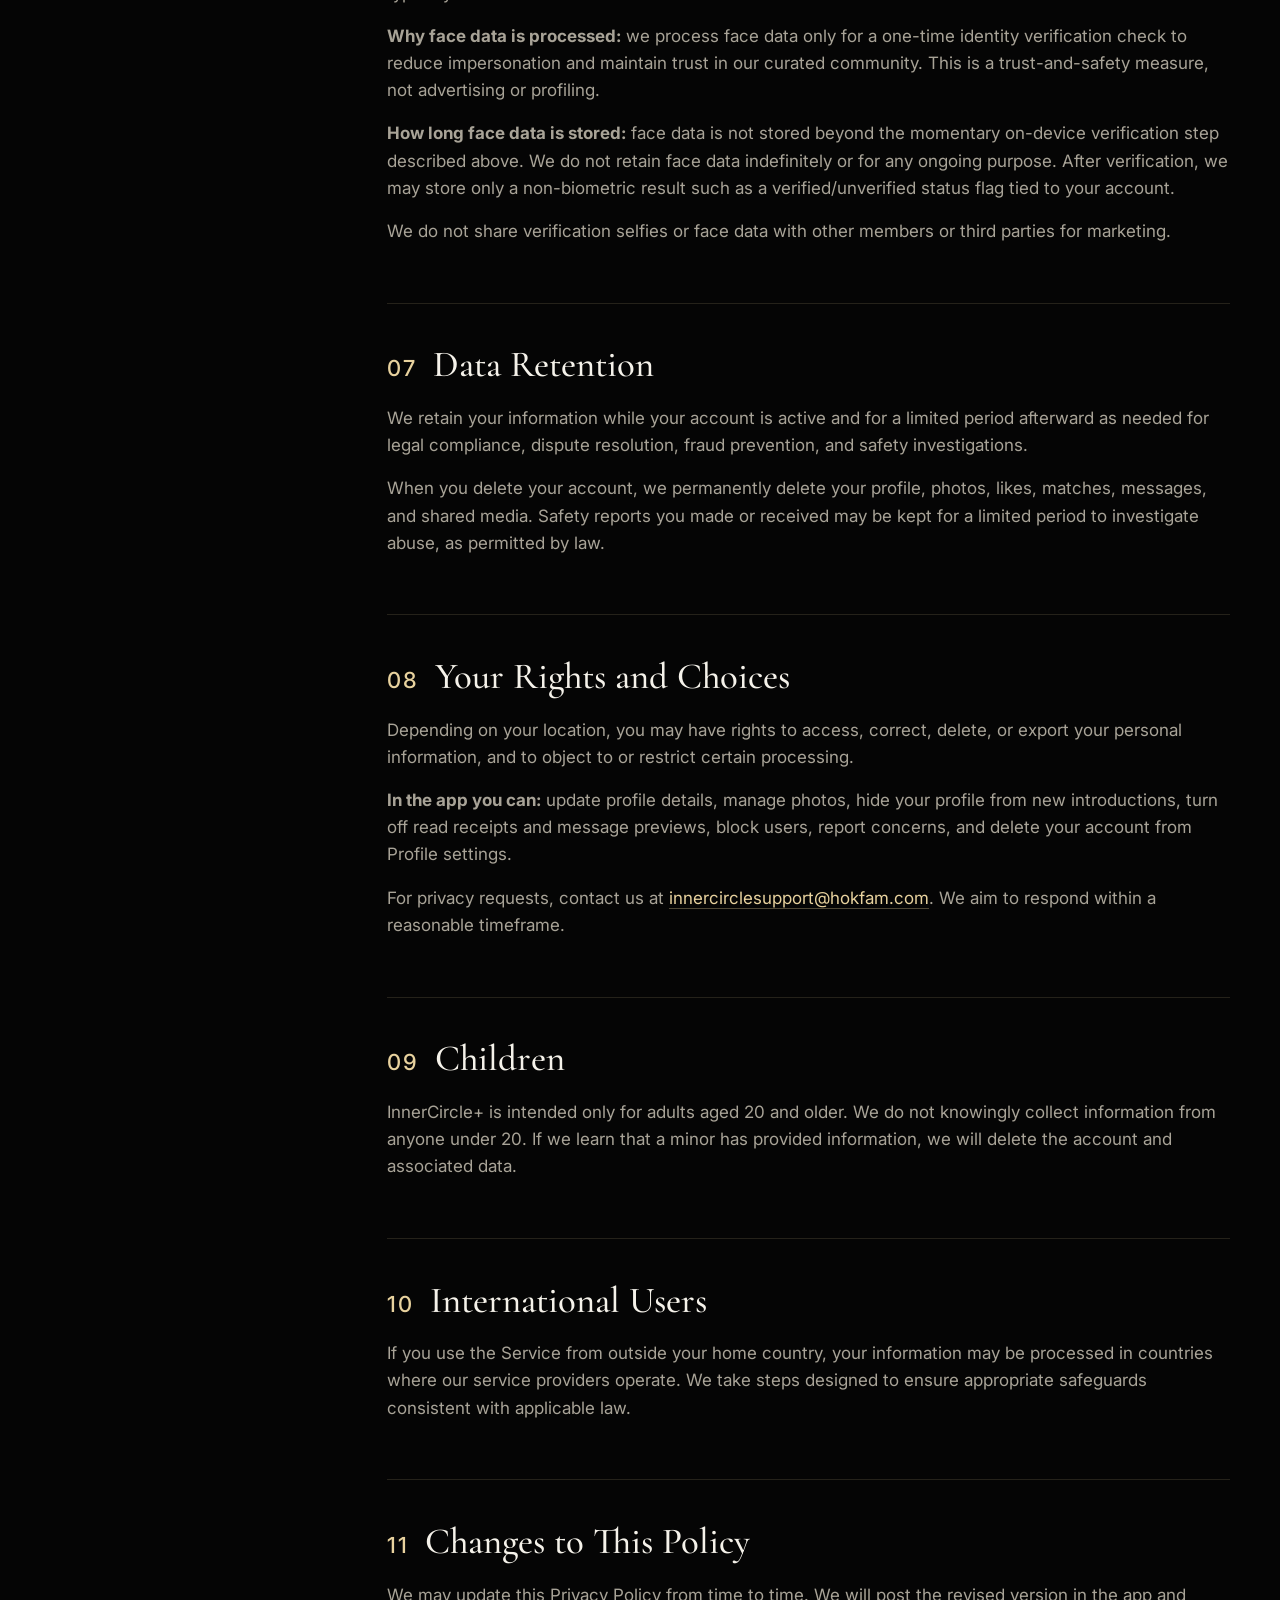
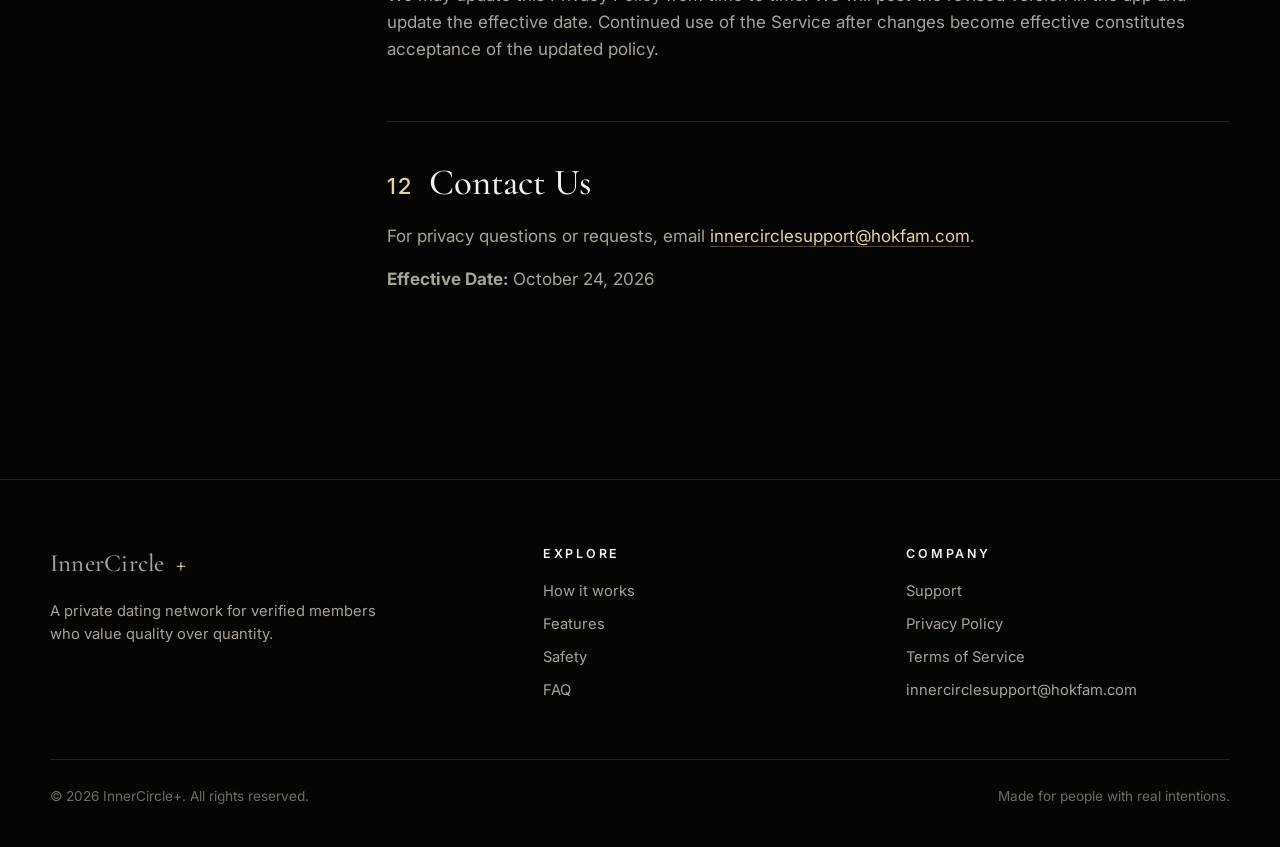
<file: privacy.html>
<!doctype html>
<html lang="en">
<head>
  <meta charset="utf-8">
  <meta name="viewport" content="width=device-width, initial-scale=1, viewport-fit=cover">
  <title>Privacy Policy | InnerCircle+</title>
  <meta name="description" content="How InnerCircle+ collects, uses, protects, and deletes your information, including face data.">
  <meta name="theme-color" content="#050505">
  <link rel="icon" href="assets/favicon.svg" type="image/svg+xml">
  <link rel="preconnect" href="https://fonts.googleapis.com">
  <link rel="preconnect" href="https://fonts.gstatic.com" crossorigin>
  <link rel="stylesheet" href="https://fonts.googleapis.com/css2?family=Cormorant+Garamond:ital,wght@0,400;0,500;0,600;1,500&family=Inter:wght@400;500;600&display=swap">
  <link rel="stylesheet" href="styles.css">
  <script src="site.js" defer></script>
</head>
<body>
  <a class="skip-link" href="#main">Skip to content</a>
  <div class="read-progress" aria-hidden="true"></div>
  <div class="grain" aria-hidden="true"></div>
  <div class="cursor-glow" aria-hidden="true"></div>

  <header class="site-nav" data-nav>
    <div class="container nav-inner">
      <a class="brand" href="index.html" aria-label="InnerCircle+ home">
        <svg class="brand-mark" viewBox="0 0 64 64" aria-hidden="true">
          <defs>
            <linearGradient id="brandGold" x1="0" y1="0" x2="1" y2="1">
              <stop offset="0" stop-color="#F3E3B6"/><stop offset="0.55" stop-color="#C9A460"/><stop offset="1" stop-color="#8A6A35"/>
            </linearGradient>
          </defs>
          <g fill="none" stroke="url(#brandGold)" stroke-width="2">
            <circle cx="32" cy="32" r="22"/>
            <g class="ring-a"><ellipse cx="32" cy="32" rx="23" ry="17" transform="rotate(28 32 32)"/></g>
            <g class="ring-b"><ellipse cx="32" cy="32" rx="23" ry="17" transform="rotate(-28 32 32)"/></g>
          </g>
        </svg>
        <span>InnerCircle<em>+</em></span>
      </a>
      <nav class="nav-links" id="nav-links" aria-label="Main">
        <a href="index.html#how">How it works</a>
        <a href="index.html#features">Features</a>
        <a href="index.html#safety">Safety</a>
        <a href="support.html">Support</a>
        <a class="btn btn-gold btn-sm" href="https://apps.apple.com/ua/app/innercircle-premium-dating/id6759234724" target="_blank" rel="noopener">Get the app</a>
      </nav>
      <button class="nav-toggle" type="button" aria-label="Menu" aria-expanded="false" aria-controls="nav-links"><span></span><span></span></button>
    </div>
  </header>

  <main id="main">
    <section class="page-hero">
      <svg class="orbits" viewBox="0 0 1200 1200" aria-hidden="true">
        <defs>
          <linearGradient id="orbitStroke" x1="0" y1="0" x2="1" y2="1">
            <stop offset="0" stop-color="#E8D29E" stop-opacity="0.65"/>
            <stop offset="0.5" stop-color="#C9A460" stop-opacity="0.18"/>
            <stop offset="1" stop-color="#E8D29E" stop-opacity="0.5"/>
          </linearGradient>
        </defs>
        <g class="o1"><circle cx="600" cy="600" r="420"/></g>
        <g class="o2"><ellipse cx="600" cy="600" rx="540" ry="360" transform="rotate(28 600 600)"/></g>
        <g class="o3"><ellipse cx="600" cy="600" rx="540" ry="360" transform="rotate(-28 600 600)"/></g>
      </svg>
      <div class="container">
        <p class="eyebrow" data-reveal>Legal</p>
        <h1 class="display">
          <span class="line"><span>Privacy</span></span>
          <span class="line"><em class="shimmer">Policy.</em></span>
        </h1>
        <p class="lead" data-reveal style="--i: 3">What we collect, why we collect it, how we protect it, and the choices you have, written plainly.</p>
        <span class="meta-pill" data-reveal style="--i: 4">Effective October 24, 2026</span>
      </div>
    </section>

    <div class="container legal-layout">
      <aside class="toc" aria-label="On this page">
        <p>On this page</p>
        <ol>
            <li><a href="#introduction">Introduction</a></li>
            <li><a href="#information-we-collect">Information We Collect</a></li>
            <li><a href="#how-we-use-your-information">How We Use Your Information</a></li>
            <li><a href="#how-we-share-information">How We Share Information</a></li>
            <li><a href="#data-security">Data Security</a></li>
            <li><a href="#face-data">Face Data</a></li>
            <li><a href="#data-retention">Data Retention</a></li>
            <li><a href="#your-rights-and-choices">Your Rights and Choices</a></li>
            <li><a href="#children">Children</a></li>
            <li><a href="#international-users">International Users</a></li>
            <li><a href="#changes-to-this-policy">Changes to This Policy</a></li>
            <li><a href="#contact-us">Contact Us</a></li>
        </ol>
      </aside>
      <article class="legal-body">
          <section id="introduction">
            <h2><span>01</span>Introduction</h2>
            <div>
              <p>InnerCircle+ (“we,” “us,” or “our”) operates a private, curated dating and social connection service. This Privacy Policy explains what information we collect, how we use it, how we protect it, and the choices available to you when you use the InnerCircle+ mobile application and related services (collectively, the “Service”).</p>
              <p>By creating an account or using the Service, you acknowledge that you have read and understood this Privacy Policy.</p>
            </div>
          </section>
          <section id="information-we-collect">
            <h2><span>02</span>Information We Collect</h2>
            <div>
              <p>We collect information you provide directly, information generated through your use of the Service, and limited technical data necessary to operate the app securely.</p>
              <p><strong>Account and profile:</strong> name, age, birthday, gender, preferences, city, bio, job title, lifestyle tags, intent answers, profile photos, and email from Sign in with Apple when you choose that sign-in method.</p>
              <p><strong>Identity verification:</strong> live selfie images processed on your device to confirm that your profile photos match your real appearance. See the “Face Data” section below for how this data is handled.</p>
              <p><strong>Location:</strong> when you grant permission, we use your location to prioritize nearby matches. We store it rounded to roughly 1 kilometer, and other members see only an approximate distance, never your exact position.</p>
              <p><strong>Messaging and activity:</strong> messages you send (including text, voice notes, photos, and videos), chat metadata, delivery status, typing indicators, match and like activity, blocks, and reports.</p>
              <p><strong>Device and service data:</strong> device identifiers needed for push notifications, authentication tokens, app version, and diagnostic logs used to maintain reliability and security.</p>
            </div>
          </section>
          <section id="how-we-use-your-information">
            <h2><span>03</span>How We Use Your Information</h2>
            <div>
              <p>We use your information to:</p>
              <ul><li>Create and maintain your account and profile</li><li>Provide curated daily introductions and mutual-match chat features</li><li>Operate identity verification and reduce impersonation</li><li>Prioritize geographically relevant matches when location is enabled</li><li>Deliver push notifications for messages and important account events</li><li>Enforce community standards, including content filtering, blocking, and reporting</li><li>Respond to support requests and legal obligations</li><li>Improve safety, performance, and product quality</li></ul>
              <p>We do not sell your personal information to third parties for advertising or data brokerage.</p>
            </div>
          </section>
          <section id="how-we-share-information">
            <h2><span>04</span>How We Share Information</h2>
            <div>
              <p>We share information only as needed to operate the Service:</p>
              <p><strong>With other members:</strong> your profile information and photos are visible to other verified members according to app design. Messages are shared only with conversation participants.</p>
              <p><strong>With service providers:</strong> we use trusted infrastructure partners (for example, cloud hosting, file storage, authentication, and push notification providers) that process data on our behalf under contractual confidentiality and security obligations.</p>
              <p><strong>For legal and safety reasons:</strong> we may disclose information if required by law, to protect users and the public, to investigate abuse, or to enforce our Terms of Service.</p>
              <p>We do not share verification selfies with other members.</p>
            </div>
          </section>
          <section id="data-security">
            <h2><span>05</span>Data Security</h2>
            <div>
              <p>We apply technical and organizational safeguards designed to protect your data, including encryption in transit, access controls, and abuse-prevention systems.</p>
              <p>Messages, voice notes, photos, and videos are stored on our servers so they can be delivered to your match. Access is restricted to the two members of the conversation in the app. Messages are not end-to-end encrypted.</p>
              <p>No method of transmission or storage is completely secure. You are responsible for maintaining the security of your device and Apple ID credentials.</p>
            </div>
          </section>
          <section id="face-data">
            <h2><span>06</span>Face Data</h2>
            <div>
              <p>InnerCircle+ uses Apple’s on-device Vision framework during identity verification to compare a live selfie with your profile photos. This process involves temporary analysis of facial geometry and image features solely to determine whether the photos appear to depict the same person.</p>
              <p>Face data is not retained. We do not store verification selfies, facial geometry, biometric templates, or raw face-analysis data on our servers or on your device after verification completes. The comparison runs in memory on your device and the selfie image is discarded immediately when the check finishes—typically within seconds.</p>
              <p><strong>Why face data is processed:</strong> we process face data only for a one-time identity verification check to reduce impersonation and maintain trust in our curated community. This is a trust-and-safety measure, not advertising or profiling.</p>
              <p><strong>How long face data is stored:</strong> face data is not stored beyond the momentary on-device verification step described above. We do not retain face data indefinitely or for any ongoing purpose. After verification, we may store only a non-biometric result such as a verified/unverified status flag tied to your account.</p>
              <p>We do not share verification selfies or face data with other members or third parties for marketing.</p>
            </div>
          </section>
          <section id="data-retention">
            <h2><span>07</span>Data Retention</h2>
            <div>
              <p>We retain your information while your account is active and for a limited period afterward as needed for legal compliance, dispute resolution, fraud prevention, and safety investigations.</p>
              <p>When you delete your account, we permanently delete your profile, photos, likes, matches, messages, and shared media. Safety reports you made or received may be kept for a limited period to investigate abuse, as permitted by law.</p>
            </div>
          </section>
          <section id="your-rights-and-choices">
            <h2><span>08</span>Your Rights and Choices</h2>
            <div>
              <p>Depending on your location, you may have rights to access, correct, delete, or export your personal information, and to object to or restrict certain processing.</p>
              <p><strong>In the app you can:</strong> update profile details, manage photos, hide your profile from new introductions, turn off read receipts and message previews, block users, report concerns, and delete your account from Profile settings.</p>
              <p>For privacy requests, contact us at <a href="mailto:innercirclesupport@hokfam.com">innercirclesupport@hokfam.com</a>. We aim to respond within a reasonable timeframe.</p>
            </div>
          </section>
          <section id="children">
            <h2><span>09</span>Children</h2>
            <div>
              <p>InnerCircle+ is intended only for adults aged 20 and older. We do not knowingly collect information from anyone under 20. If we learn that a minor has provided information, we will delete the account and associated data.</p>
            </div>
          </section>
          <section id="international-users">
            <h2><span>10</span>International Users</h2>
            <div>
              <p>If you use the Service from outside your home country, your information may be processed in countries where our service providers operate. We take steps designed to ensure appropriate safeguards consistent with applicable law.</p>
            </div>
          </section>
          <section id="changes-to-this-policy">
            <h2><span>11</span>Changes to This Policy</h2>
            <div>
              <p>We may update this Privacy Policy from time to time. We will post the revised version in the app and update the effective date. Continued use of the Service after changes become effective constitutes acceptance of the updated policy.</p>
            </div>
          </section>
          <section id="contact-us">
            <h2><span>12</span>Contact Us</h2>
            <div>
              <p>For privacy questions or requests, email <a href="mailto:innercirclesupport@hokfam.com">innercirclesupport@hokfam.com</a>.</p>
              <p><strong>Effective Date:</strong> October 24, 2026</p>
            </div>
          </section>
      </article>
    </div>
  </main>

  <footer class="site-footer">
    <div class="container">
      <div class="footer-grid">
        <div>
          <a class="brand" href="index.html">InnerCircle<em>+</em></a>
          <p class="footer-tag">A private dating network for verified members who value quality over quantity.</p>
        </div>
        <div>
          <h4>Explore</h4>
          <ul>
            <li><a href="index.html#how">How it works</a></li>
            <li><a href="index.html#features">Features</a></li>
            <li><a href="index.html#safety">Safety</a></li>
            <li><a href="index.html#faq">FAQ</a></li>
          </ul>
        </div>
        <div>
          <h4>Company</h4>
          <ul>
            <li><a href="support.html">Support</a></li>
            <li><a href="privacy.html">Privacy Policy</a></li>
            <li><a href="terms.html">Terms of Service</a></li>
            <li><a href="mailto:innercirclesupport@hokfam.com">innercirclesupport@hokfam.com</a></li>
          </ul>
        </div>
      </div>
      <div class="footer-base">
        <span>&copy; <span data-year>2026</span> InnerCircle+. All rights reserved.</span>
        <span>Made for people with real intentions.</span>
      </div>
    </div>
  </footer>
</body>
</html>
</file>
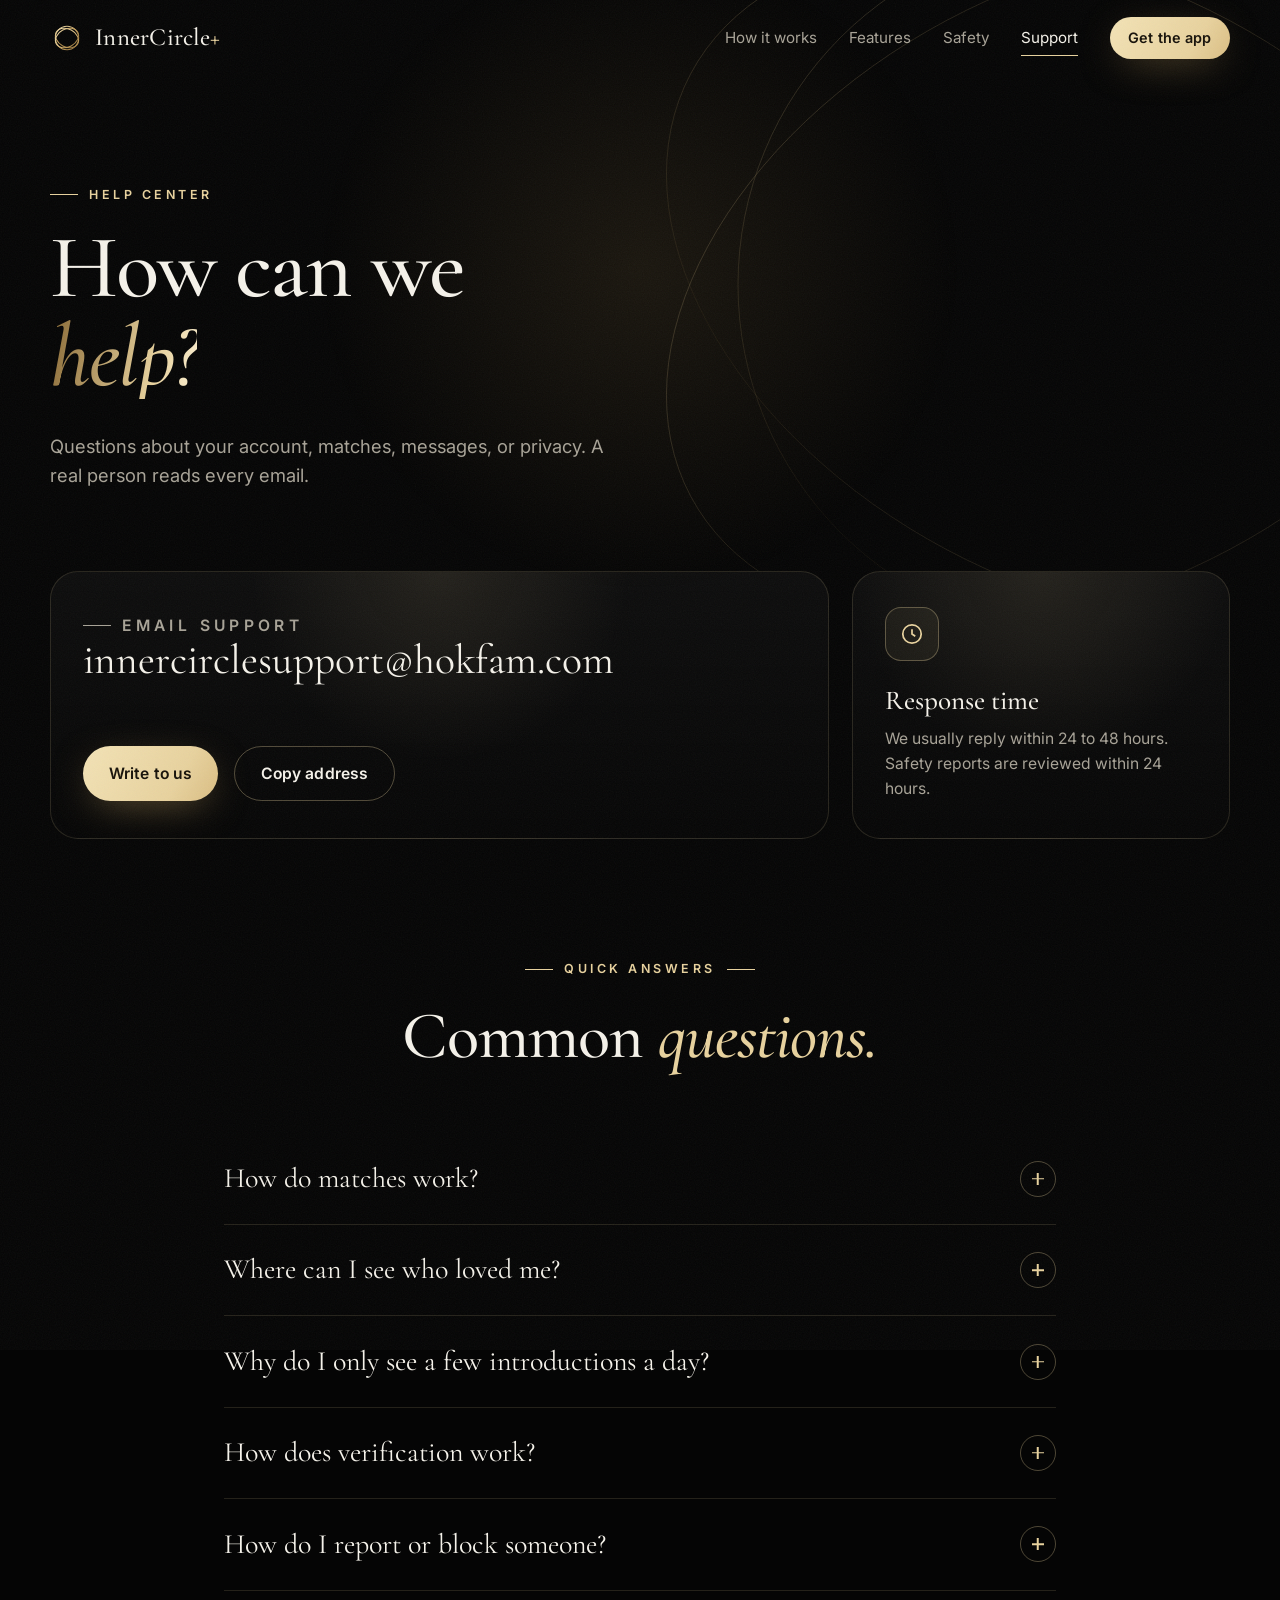
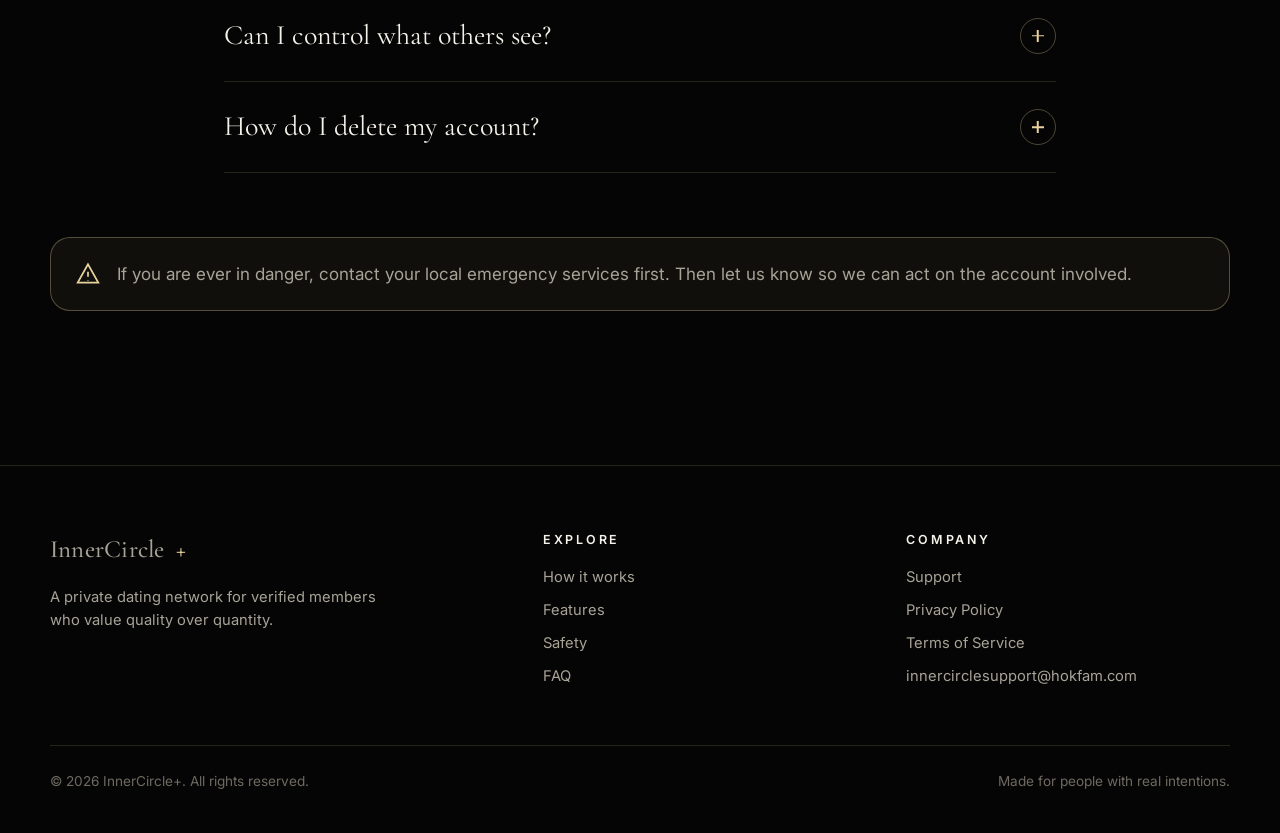
<file: support.html>
<!doctype html>
<html lang="en">
<head>
  <meta charset="utf-8">
  <meta name="viewport" content="width=device-width, initial-scale=1, viewport-fit=cover">
  <title>Support | InnerCircle+</title>
  <meta name="description" content="Get help with your InnerCircle+ account, matches, messaging, privacy, and safety.">
  <meta name="theme-color" content="#050505">
  <link rel="icon" href="assets/favicon.svg" type="image/svg+xml">
  <link rel="preconnect" href="https://fonts.googleapis.com">
  <link rel="preconnect" href="https://fonts.gstatic.com" crossorigin>
  <link rel="stylesheet" href="https://fonts.googleapis.com/css2?family=Cormorant+Garamond:ital,wght@0,400;0,500;0,600;1,500&family=Inter:wght@400;500;600&display=swap">
  <link rel="stylesheet" href="styles.css">
  <script src="site.js" defer></script>
</head>
<body>
  <a class="skip-link" href="#main">Skip to content</a>
  <div class="grain" aria-hidden="true"></div>
  <div class="cursor-glow" aria-hidden="true"></div>

  <header class="site-nav" data-nav>
    <div class="container nav-inner">
      <a class="brand" href="index.html" aria-label="InnerCircle+ home">
        <svg class="brand-mark" viewBox="0 0 64 64" aria-hidden="true">
          <defs>
            <linearGradient id="brandGold" x1="0" y1="0" x2="1" y2="1">
              <stop offset="0" stop-color="#F3E3B6"/><stop offset="0.55" stop-color="#C9A460"/><stop offset="1" stop-color="#8A6A35"/>
            </linearGradient>
          </defs>
          <g fill="none" stroke="url(#brandGold)" stroke-width="2">
            <circle cx="32" cy="32" r="22"/>
            <g class="ring-a"><ellipse cx="32" cy="32" rx="23" ry="17" transform="rotate(28 32 32)"/></g>
            <g class="ring-b"><ellipse cx="32" cy="32" rx="23" ry="17" transform="rotate(-28 32 32)"/></g>
          </g>
        </svg>
        <span>InnerCircle<em>+</em></span>
      </a>
      <nav class="nav-links" id="nav-links" aria-label="Main">
        <a href="index.html#how">How it works</a>
        <a href="index.html#features">Features</a>
        <a href="index.html#safety">Safety</a>
        <a href="support.html" aria-current="page">Support</a>
        <a class="btn btn-gold btn-sm" href="https://apps.apple.com/ua/app/innercircle-premium-dating/id6759234724" target="_blank" rel="noopener">Get the app</a>
      </nav>
      <button class="nav-toggle" type="button" aria-label="Menu" aria-expanded="false" aria-controls="nav-links"><span></span><span></span></button>
    </div>
  </header>

  <main id="main">
    <section class="page-hero">
      <svg class="orbits" viewBox="0 0 1200 1200" aria-hidden="true">
        <defs>
          <linearGradient id="orbitStroke" x1="0" y1="0" x2="1" y2="1">
            <stop offset="0" stop-color="#E8D29E" stop-opacity="0.65"/>
            <stop offset="0.5" stop-color="#C9A460" stop-opacity="0.18"/>
            <stop offset="1" stop-color="#E8D29E" stop-opacity="0.5"/>
          </linearGradient>
        </defs>
        <g class="o1"><circle cx="600" cy="600" r="420"/></g>
        <g class="o2"><ellipse cx="600" cy="600" rx="540" ry="360" transform="rotate(28 600 600)"/></g>
        <g class="o3"><ellipse cx="600" cy="600" rx="540" ry="360" transform="rotate(-28 600 600)"/></g>
      </svg>
      <div class="container">
        <p class="eyebrow" data-reveal>Help center</p>
        <h1 class="display">
          <span class="line"><span>How can we</span></span>
          <span class="line"><em class="shimmer">help?</em></span>
        </h1>
        <p class="lead" data-reveal style="--i: 3">Questions about your account, matches, messages, or privacy. A real person reads every email.</p>
      </div>
    </section>

    <section class="container">
      <div class="support-grid">
        <article class="card contact-card" data-tilt data-reveal style="--i: 0">
          <div>
            <p class="eyebrow">Email support</p>
            <div class="contact-email">
              <a href="mailto:innercirclesupport@hokfam.com">innercirclesupport@hokfam.com</a>
            </div>
          </div>
          <div class="cta-row" style="margin-top: 0">
            <a class="btn btn-gold" href="mailto:innercirclesupport@hokfam.com?subject=InnerCircle%2B%20Support">Write to us</a>
            <button class="btn copy-btn" type="button" data-copy="innercirclesupport@hokfam.com">Copy address</button>
          </div>
        </article>
        <article class="card" data-tilt data-reveal style="--i: 1">
          <div class="card-icon"><svg viewBox="0 0 24 24" fill="none" stroke="currentColor" stroke-width="1.6"><circle cx="12" cy="12" r="8.5"/><path d="M12 7.5V12l3 2"/></svg></div>
          <h3>Response time</h3>
          <p>We usually reply within 24 to 48 hours. Safety reports are reviewed within 24 hours.</p>
        </article>
      </div>
    </section>

    <section class="section" style="padding-top: 0" aria-labelledby="faq-title">
      <div class="container">
        <div class="section-head center">
          <p class="eyebrow" data-reveal>Quick answers</p>
          <h2 class="section-title" id="faq-title" data-reveal style="--i: 1">Common <em>questions.</em></h2>
        </div>
        <div class="faq-list" data-reveal style="--i: 2">
          <details>
            <summary>How do matches work?<span class="plus" aria-hidden="true"></span></summary>
            <div class="faq-answer"><p>Tap the heart on someone in Today’s Introductions. They’re notified, and if they love you back, it’s a match and a private chat opens for both of you.</p></div>
          </details>
          <details>
            <summary>Where can I see who loved me?<span class="plus" aria-hidden="true"></span></summary>
            <div class="faq-answer"><p>Open Chats and tap the bell in the top corner. Tap anyone in the list to view their profile and love them back.</p></div>
          </details>
          <details>
            <summary>Why do I only see a few introductions a day?<span class="plus" aria-hidden="true"></span></summary>
            <div class="faq-answer"><p>InnerCircle+ is curated on purpose. Each day you get a small set of verified members chosen around your preferences and distance. When you’ve seen them all, new introductions arrive the next day.</p></div>
          </details>
          <details>
            <summary>How does verification work?<span class="plus" aria-hidden="true"></span></summary>
            <div class="faq-answer"><p>During setup you take a live selfie. Your iPhone compares it with your profile photos and then discards it. We never store face data, only whether verification passed.</p></div>
          </details>
          <details>
            <summary>How do I report or block someone?<span class="plus" aria-hidden="true"></span></summary>
            <div class="faq-answer"><p>In a chat, long press any message to report it, or tap the menu in the top corner to block the member or report harassment or fraud. Blocking takes effect immediately.</p></div>
          </details>
          <details>
            <summary>Can I control what others see?<span class="plus" aria-hidden="true"></span></summary>
            <div class="faq-answer"><p>Yes. In Settings, under Privacy, you can hide your profile from new introductions, turn read receipts off, and hide message text on your lock screen.</p></div>
          </details>
          <details>
            <summary>How do I delete my account?<span class="plus" aria-hidden="true"></span></summary>
            <div class="faq-answer"><p>Go to Profile, then Delete Account. Your profile, photos, likes, matches, messages, and shared media are permanently deleted, along with your sign-in account.</p></div>
          </details>
        </div>

        <div class="emergency callout" data-reveal>
          <svg viewBox="0 0 24 24" width="26" height="26" fill="none" stroke="#E8D29E" stroke-width="1.6" aria-hidden="true"><path d="M12 3 2.5 20h19z"/><path d="M12 10v4.5M12 17.5v.5"/></svg>
          <p style="margin: 0; color: var(--muted)">If you are ever in danger, contact your local emergency services first. Then let us know so we can act on the account involved.</p>
        </div>
      </div>
    </section>
  </main>

  <footer class="site-footer">
    <div class="container">
      <div class="footer-grid">
        <div>
          <a class="brand" href="index.html">InnerCircle<em>+</em></a>
          <p class="footer-tag">A private dating network for verified members who value quality over quantity.</p>
        </div>
        <div>
          <h4>Explore</h4>
          <ul>
            <li><a href="index.html#how">How it works</a></li>
            <li><a href="index.html#features">Features</a></li>
            <li><a href="index.html#safety">Safety</a></li>
            <li><a href="index.html#faq">FAQ</a></li>
          </ul>
        </div>
        <div>
          <h4>Company</h4>
          <ul>
            <li><a href="support.html">Support</a></li>
            <li><a href="privacy.html">Privacy Policy</a></li>
            <li><a href="terms.html">Terms of Service</a></li>
            <li><a href="mailto:innercirclesupport@hokfam.com">innercirclesupport@hokfam.com</a></li>
          </ul>
        </div>
      </div>
      <div class="footer-base">
        <span>&copy; <span data-year>2026</span> InnerCircle+. All rights reserved.</span>
        <span>Made for people with real intentions.</span>
      </div>
    </div>
  </footer>
</body>
</html>
</file>
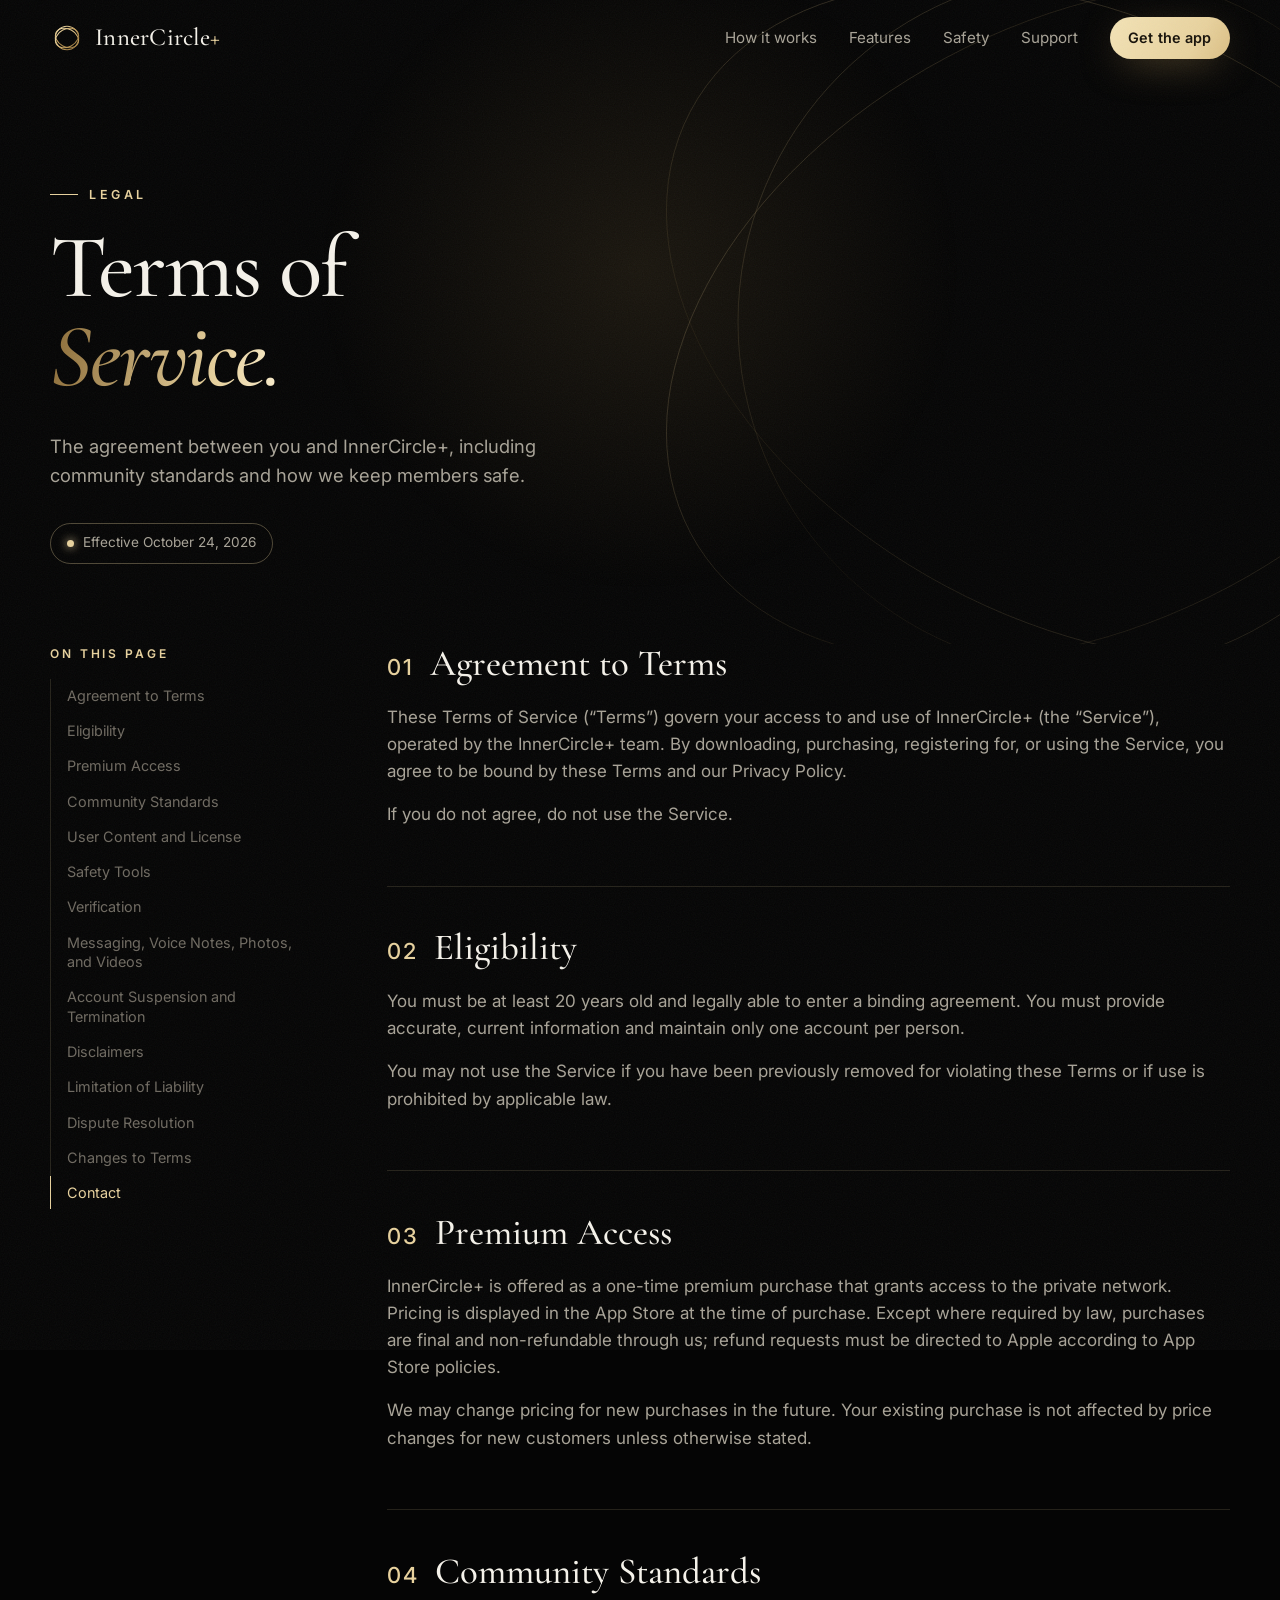
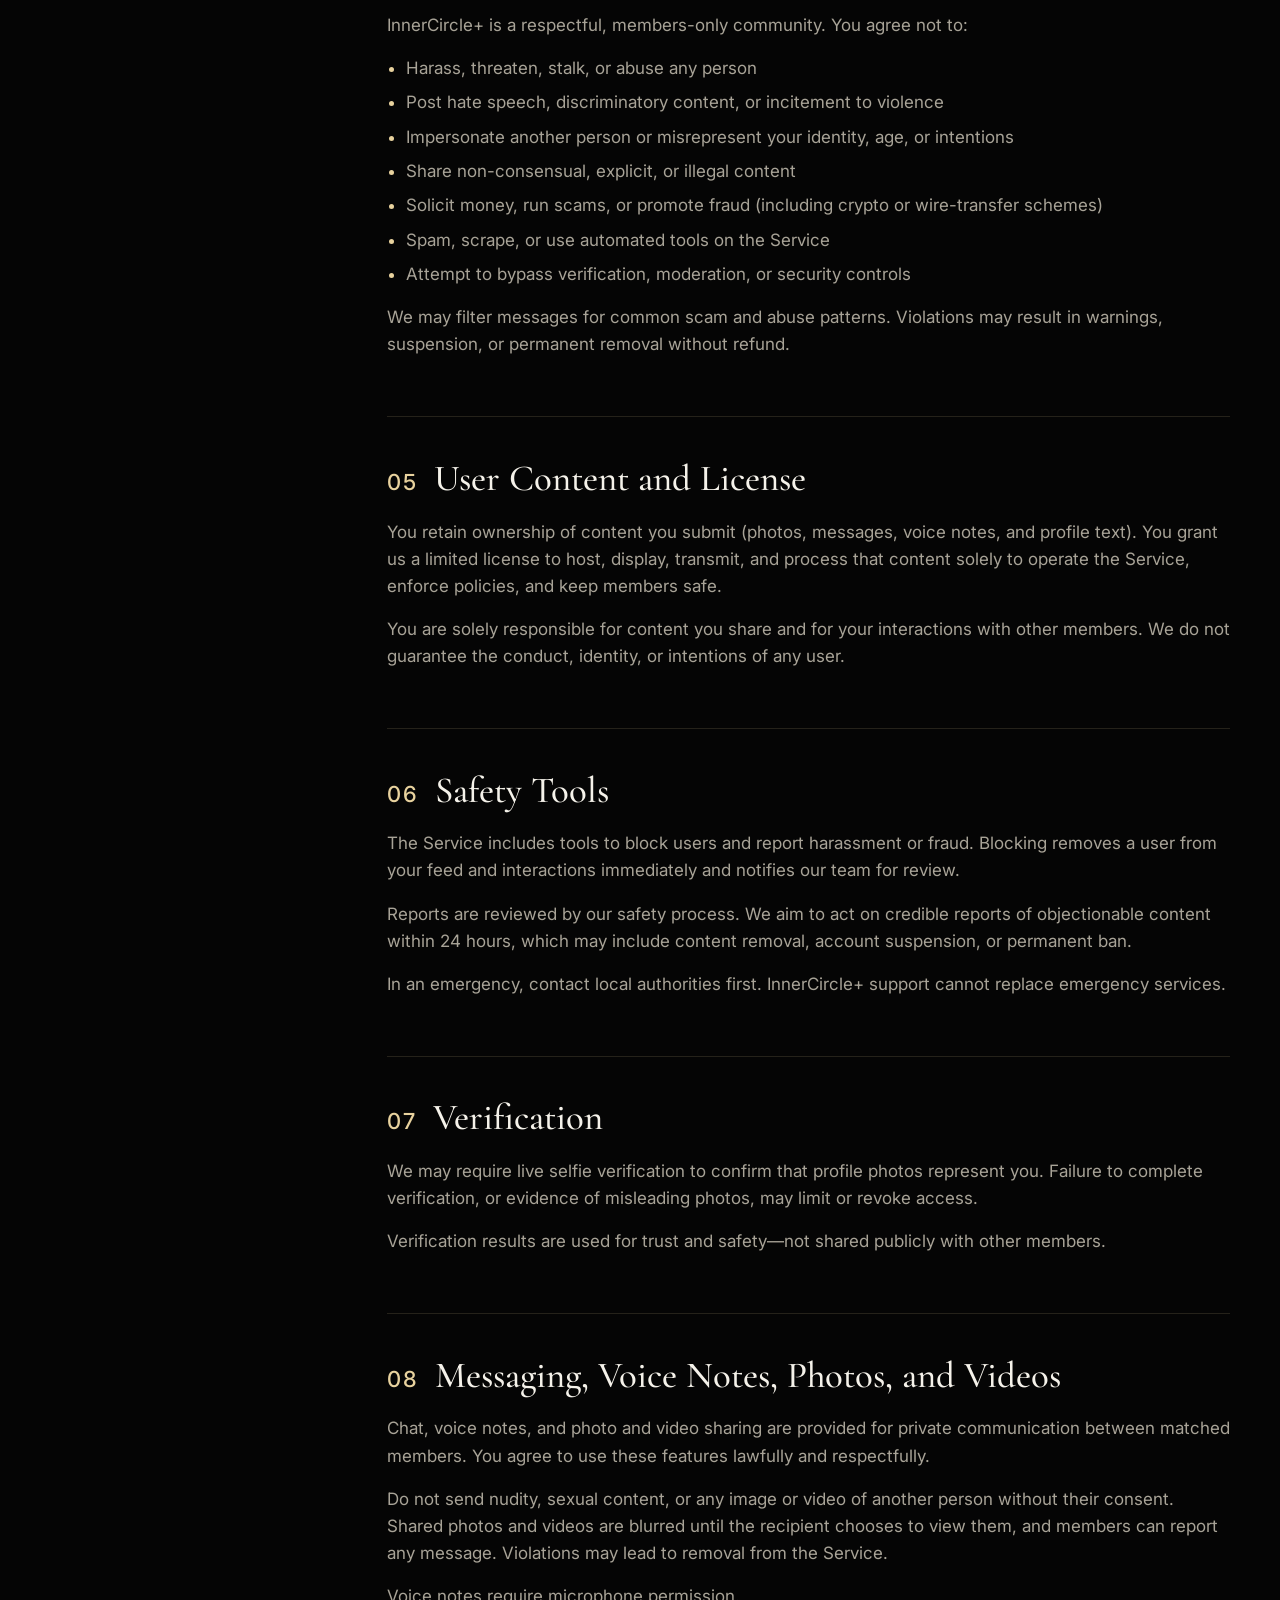
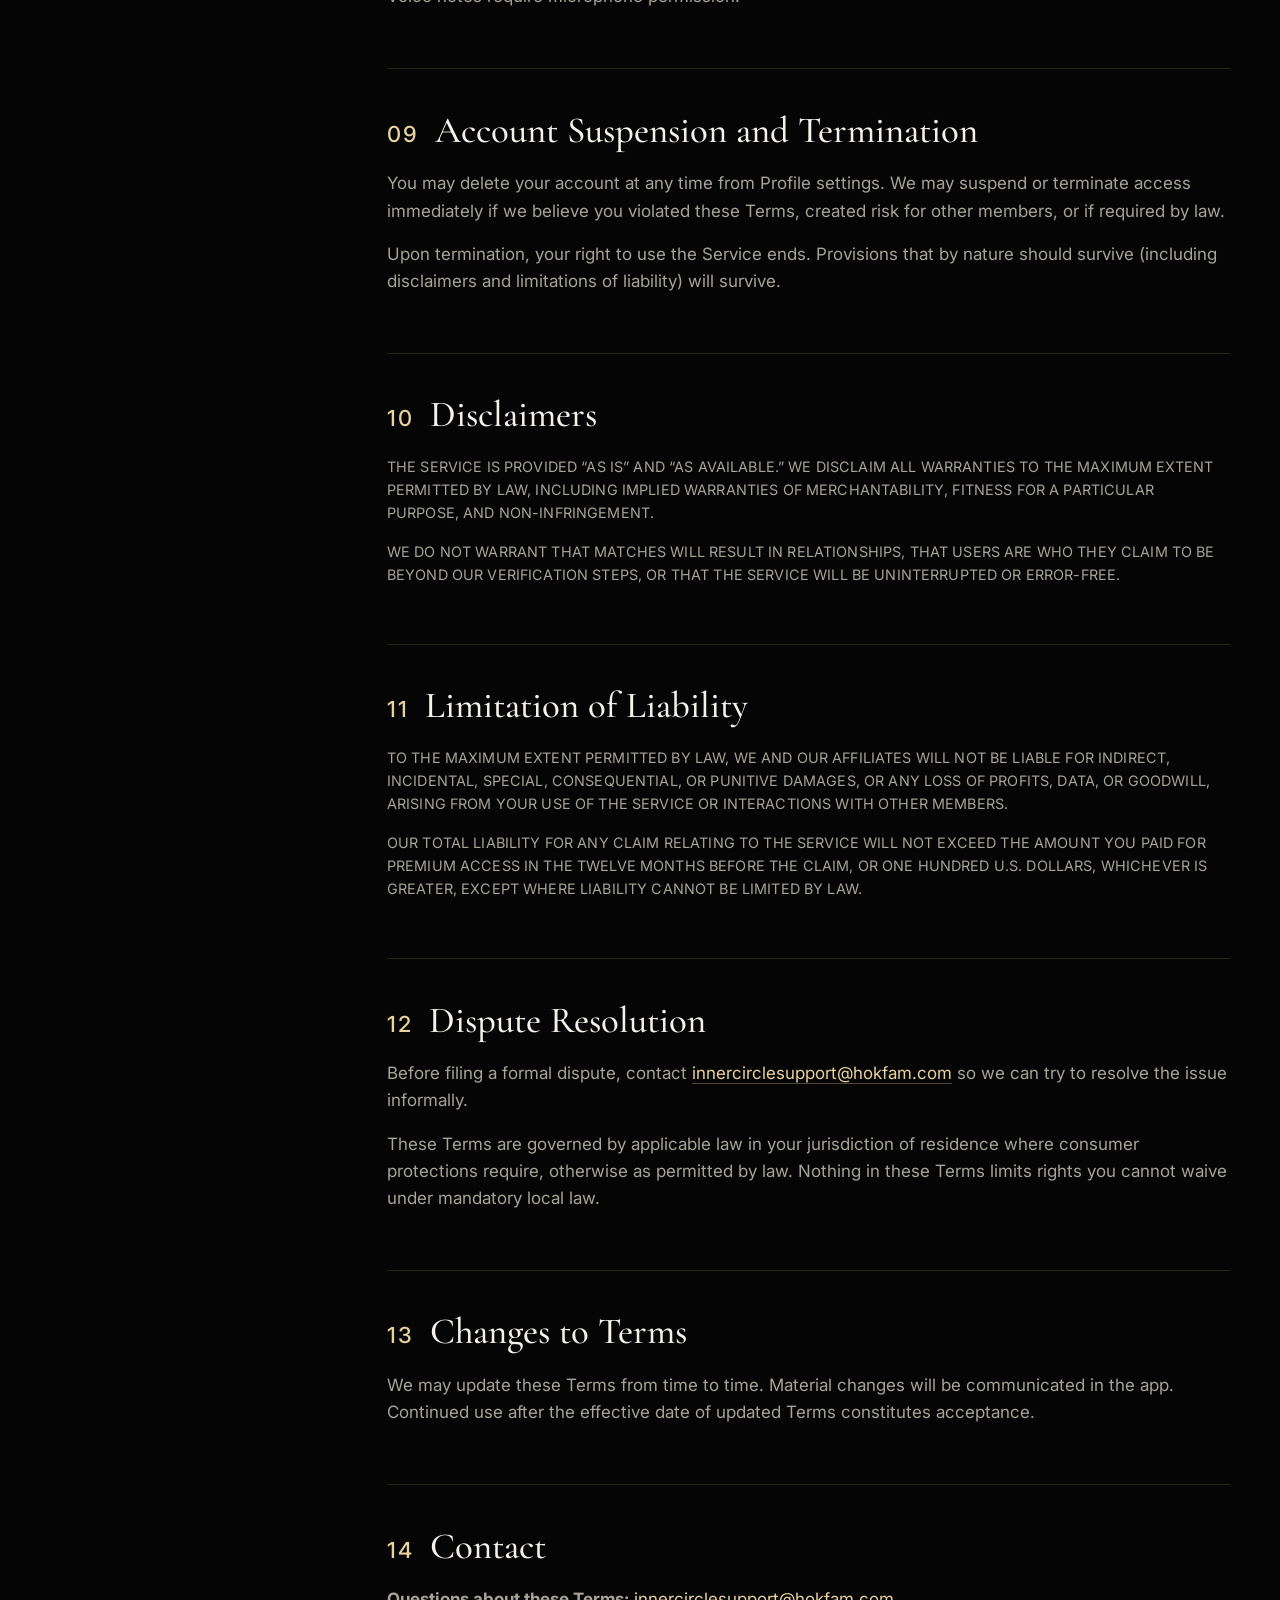
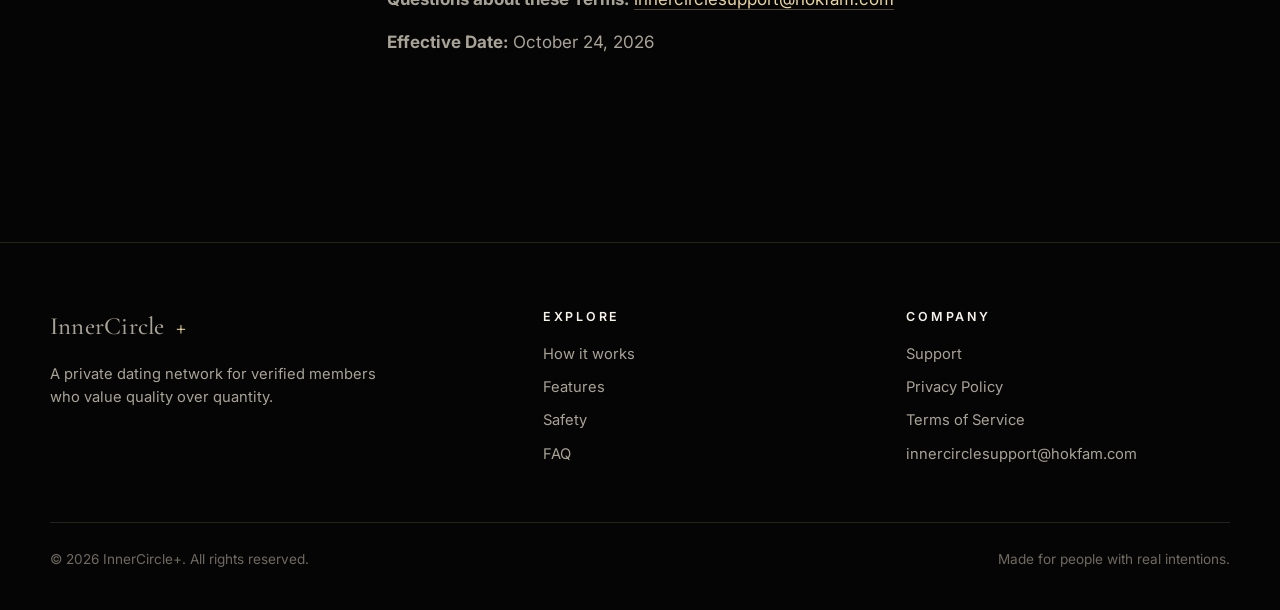
<file: terms.html>
<!doctype html>
<html lang="en">
<head>
  <meta charset="utf-8">
  <meta name="viewport" content="width=device-width, initial-scale=1, viewport-fit=cover">
  <title>Terms of Service | InnerCircle+</title>
  <meta name="description" content="The terms that govern your use of InnerCircle+.">
  <meta name="theme-color" content="#050505">
  <link rel="icon" href="assets/favicon.svg" type="image/svg+xml">
  <link rel="preconnect" href="https://fonts.googleapis.com">
  <link rel="preconnect" href="https://fonts.gstatic.com" crossorigin>
  <link rel="stylesheet" href="https://fonts.googleapis.com/css2?family=Cormorant+Garamond:ital,wght@0,400;0,500;0,600;1,500&family=Inter:wght@400;500;600&display=swap">
  <link rel="stylesheet" href="styles.css">
  <script src="site.js" defer></script>
</head>
<body>
  <a class="skip-link" href="#main">Skip to content</a>
  <div class="read-progress" aria-hidden="true"></div>
  <div class="grain" aria-hidden="true"></div>
  <div class="cursor-glow" aria-hidden="true"></div>

  <header class="site-nav" data-nav>
    <div class="container nav-inner">
      <a class="brand" href="index.html" aria-label="InnerCircle+ home">
        <svg class="brand-mark" viewBox="0 0 64 64" aria-hidden="true">
          <defs>
            <linearGradient id="brandGold" x1="0" y1="0" x2="1" y2="1">
              <stop offset="0" stop-color="#F3E3B6"/><stop offset="0.55" stop-color="#C9A460"/><stop offset="1" stop-color="#8A6A35"/>
            </linearGradient>
          </defs>
          <g fill="none" stroke="url(#brandGold)" stroke-width="2">
            <circle cx="32" cy="32" r="22"/>
            <g class="ring-a"><ellipse cx="32" cy="32" rx="23" ry="17" transform="rotate(28 32 32)"/></g>
            <g class="ring-b"><ellipse cx="32" cy="32" rx="23" ry="17" transform="rotate(-28 32 32)"/></g>
          </g>
        </svg>
        <span>InnerCircle<em>+</em></span>
      </a>
      <nav class="nav-links" id="nav-links" aria-label="Main">
        <a href="index.html#how">How it works</a>
        <a href="index.html#features">Features</a>
        <a href="index.html#safety">Safety</a>
        <a href="support.html">Support</a>
        <a class="btn btn-gold btn-sm" href="https://apps.apple.com/ua/app/innercircle-premium-dating/id6759234724" target="_blank" rel="noopener">Get the app</a>
      </nav>
      <button class="nav-toggle" type="button" aria-label="Menu" aria-expanded="false" aria-controls="nav-links"><span></span><span></span></button>
    </div>
  </header>

  <main id="main">
    <section class="page-hero">
      <svg class="orbits" viewBox="0 0 1200 1200" aria-hidden="true">
        <defs>
          <linearGradient id="orbitStroke" x1="0" y1="0" x2="1" y2="1">
            <stop offset="0" stop-color="#E8D29E" stop-opacity="0.65"/>
            <stop offset="0.5" stop-color="#C9A460" stop-opacity="0.18"/>
            <stop offset="1" stop-color="#E8D29E" stop-opacity="0.5"/>
          </linearGradient>
        </defs>
        <g class="o1"><circle cx="600" cy="600" r="420"/></g>
        <g class="o2"><ellipse cx="600" cy="600" rx="540" ry="360" transform="rotate(28 600 600)"/></g>
        <g class="o3"><ellipse cx="600" cy="600" rx="540" ry="360" transform="rotate(-28 600 600)"/></g>
      </svg>
      <div class="container">
        <p class="eyebrow" data-reveal>Legal</p>
        <h1 class="display">
          <span class="line"><span>Terms of</span></span>
          <span class="line"><em class="shimmer">Service.</em></span>
        </h1>
        <p class="lead" data-reveal style="--i: 3">The agreement between you and InnerCircle+, including community standards and how we keep members safe.</p>
        <span class="meta-pill" data-reveal style="--i: 4">Effective October 24, 2026</span>
      </div>
    </section>

    <div class="container legal-layout">
      <aside class="toc" aria-label="On this page">
        <p>On this page</p>
        <ol>
            <li><a href="#agreement-to-terms">Agreement to Terms</a></li>
            <li><a href="#eligibility">Eligibility</a></li>
            <li><a href="#premium-access">Premium Access</a></li>
            <li><a href="#community-standards">Community Standards</a></li>
            <li><a href="#user-content-and-license">User Content and License</a></li>
            <li><a href="#safety-tools">Safety Tools</a></li>
            <li><a href="#verification">Verification</a></li>
            <li><a href="#messaging-voice-notes-photos-and-videos">Messaging, Voice Notes, Photos, and Videos</a></li>
            <li><a href="#account-suspension-and-termination">Account Suspension and Termination</a></li>
            <li><a href="#disclaimers">Disclaimers</a></li>
            <li><a href="#limitation-of-liability">Limitation of Liability</a></li>
            <li><a href="#dispute-resolution">Dispute Resolution</a></li>
            <li><a href="#changes-to-terms">Changes to Terms</a></li>
            <li><a href="#contact">Contact</a></li>
        </ol>
      </aside>
      <article class="legal-body">
          <section id="agreement-to-terms">
            <h2><span>01</span>Agreement to Terms</h2>
            <div>
              <p>These Terms of Service (“Terms”) govern your access to and use of InnerCircle+ (the “Service”), operated by the InnerCircle+ team. By downloading, purchasing, registering for, or using the Service, you agree to be bound by these Terms and our Privacy Policy.</p>
              <p>If you do not agree, do not use the Service.</p>
            </div>
          </section>
          <section id="eligibility">
            <h2><span>02</span>Eligibility</h2>
            <div>
              <p>You must be at least 20 years old and legally able to enter a binding agreement. You must provide accurate, current information and maintain only one account per person.</p>
              <p>You may not use the Service if you have been previously removed for violating these Terms or if use is prohibited by applicable law.</p>
            </div>
          </section>
          <section id="premium-access">
            <h2><span>03</span>Premium Access</h2>
            <div>
              <p>InnerCircle+ is offered as a one-time premium purchase that grants access to the private network. Pricing is displayed in the App Store at the time of purchase. Except where required by law, purchases are final and non-refundable through us; refund requests must be directed to Apple according to App Store policies.</p>
              <p>We may change pricing for new purchases in the future. Your existing purchase is not affected by price changes for new customers unless otherwise stated.</p>
            </div>
          </section>
          <section id="community-standards">
            <h2><span>04</span>Community Standards</h2>
            <div>
              <p>InnerCircle+ is a respectful, members-only community. You agree not to:</p>
              <ul><li>Harass, threaten, stalk, or abuse any person</li><li>Post hate speech, discriminatory content, or incitement to violence</li><li>Impersonate another person or misrepresent your identity, age, or intentions</li><li>Share non-consensual, explicit, or illegal content</li><li>Solicit money, run scams, or promote fraud (including crypto or wire-transfer schemes)</li><li>Spam, scrape, or use automated tools on the Service</li><li>Attempt to bypass verification, moderation, or security controls</li></ul>
              <p>We may filter messages for common scam and abuse patterns. Violations may result in warnings, suspension, or permanent removal without refund.</p>
            </div>
          </section>
          <section id="user-content-and-license">
            <h2><span>05</span>User Content and License</h2>
            <div>
              <p>You retain ownership of content you submit (photos, messages, voice notes, and profile text). You grant us a limited license to host, display, transmit, and process that content solely to operate the Service, enforce policies, and keep members safe.</p>
              <p>You are solely responsible for content you share and for your interactions with other members. We do not guarantee the conduct, identity, or intentions of any user.</p>
            </div>
          </section>
          <section id="safety-tools">
            <h2><span>06</span>Safety Tools</h2>
            <div>
              <p>The Service includes tools to block users and report harassment or fraud. Blocking removes a user from your feed and interactions immediately and notifies our team for review.</p>
              <p>Reports are reviewed by our safety process. We aim to act on credible reports of objectionable content within 24 hours, which may include content removal, account suspension, or permanent ban.</p>
              <p>In an emergency, contact local authorities first. InnerCircle+ support cannot replace emergency services.</p>
            </div>
          </section>
          <section id="verification">
            <h2><span>07</span>Verification</h2>
            <div>
              <p>We may require live selfie verification to confirm that profile photos represent you. Failure to complete verification, or evidence of misleading photos, may limit or revoke access.</p>
              <p>Verification results are used for trust and safety—not shared publicly with other members.</p>
            </div>
          </section>
          <section id="messaging-voice-notes-photos-and-videos">
            <h2><span>08</span>Messaging, Voice Notes, Photos, and Videos</h2>
            <div>
              <p>Chat, voice notes, and photo and video sharing are provided for private communication between matched members. You agree to use these features lawfully and respectfully.</p>
              <p>Do not send nudity, sexual content, or any image or video of another person without their consent. Shared photos and videos are blurred until the recipient chooses to view them, and members can report any message. Violations may lead to removal from the Service.</p>
              <p>Voice notes require microphone permission.</p>
            </div>
          </section>
          <section id="account-suspension-and-termination">
            <h2><span>09</span>Account Suspension and Termination</h2>
            <div>
              <p>You may delete your account at any time from Profile settings. We may suspend or terminate access immediately if we believe you violated these Terms, created risk for other members, or if required by law.</p>
              <p>Upon termination, your right to use the Service ends. Provisions that by nature should survive (including disclaimers and limitations of liability) will survive.</p>
            </div>
          </section>
          <section id="disclaimers">
            <h2><span>10</span>Disclaimers</h2>
            <div>
              <p class="caps">THE SERVICE IS PROVIDED “AS IS” AND “AS AVAILABLE.” WE DISCLAIM ALL WARRANTIES TO THE MAXIMUM EXTENT PERMITTED BY LAW, INCLUDING IMPLIED WARRANTIES OF MERCHANTABILITY, FITNESS FOR A PARTICULAR PURPOSE, AND NON-INFRINGEMENT.</p>
              <p class="caps">WE DO NOT WARRANT THAT MATCHES WILL RESULT IN RELATIONSHIPS, THAT USERS ARE WHO THEY CLAIM TO BE BEYOND OUR VERIFICATION STEPS, OR THAT THE SERVICE WILL BE UNINTERRUPTED OR ERROR-FREE.</p>
            </div>
          </section>
          <section id="limitation-of-liability">
            <h2><span>11</span>Limitation of Liability</h2>
            <div>
              <p class="caps">TO THE MAXIMUM EXTENT PERMITTED BY LAW, WE AND OUR AFFILIATES WILL NOT BE LIABLE FOR INDIRECT, INCIDENTAL, SPECIAL, CONSEQUENTIAL, OR PUNITIVE DAMAGES, OR ANY LOSS OF PROFITS, DATA, OR GOODWILL, ARISING FROM YOUR USE OF THE SERVICE OR INTERACTIONS WITH OTHER MEMBERS.</p>
              <p class="caps">OUR TOTAL LIABILITY FOR ANY CLAIM RELATING TO THE SERVICE WILL NOT EXCEED THE AMOUNT YOU PAID FOR PREMIUM ACCESS IN THE TWELVE MONTHS BEFORE THE CLAIM, OR ONE HUNDRED U.S. DOLLARS, WHICHEVER IS GREATER, EXCEPT WHERE LIABILITY CANNOT BE LIMITED BY LAW.</p>
            </div>
          </section>
          <section id="dispute-resolution">
            <h2><span>12</span>Dispute Resolution</h2>
            <div>
              <p>Before filing a formal dispute, contact <a href="mailto:innercirclesupport@hokfam.com">innercirclesupport@hokfam.com</a> so we can try to resolve the issue informally.</p>
              <p>These Terms are governed by applicable law in your jurisdiction of residence where consumer protections require, otherwise as permitted by law. Nothing in these Terms limits rights you cannot waive under mandatory local law.</p>
            </div>
          </section>
          <section id="changes-to-terms">
            <h2><span>13</span>Changes to Terms</h2>
            <div>
              <p>We may update these Terms from time to time. Material changes will be communicated in the app. Continued use after the effective date of updated Terms constitutes acceptance.</p>
            </div>
          </section>
          <section id="contact">
            <h2><span>14</span>Contact</h2>
            <div>
              <p><strong>Questions about these Terms:</strong> <a href="mailto:innercirclesupport@hokfam.com">innercirclesupport@hokfam.com</a></p>
              <p><strong>Effective Date:</strong> October 24, 2026</p>
            </div>
          </section>
      </article>
    </div>
  </main>

  <footer class="site-footer">
    <div class="container">
      <div class="footer-grid">
        <div>
          <a class="brand" href="index.html">InnerCircle<em>+</em></a>
          <p class="footer-tag">A private dating network for verified members who value quality over quantity.</p>
        </div>
        <div>
          <h4>Explore</h4>
          <ul>
            <li><a href="index.html#how">How it works</a></li>
            <li><a href="index.html#features">Features</a></li>
            <li><a href="index.html#safety">Safety</a></li>
            <li><a href="index.html#faq">FAQ</a></li>
          </ul>
        </div>
        <div>
          <h4>Company</h4>
          <ul>
            <li><a href="support.html">Support</a></li>
            <li><a href="privacy.html">Privacy Policy</a></li>
            <li><a href="terms.html">Terms of Service</a></li>
            <li><a href="mailto:innercirclesupport@hokfam.com">innercirclesupport@hokfam.com</a></li>
          </ul>
        </div>
      </div>
      <div class="footer-base">
        <span>&copy; <span data-year>2026</span> InnerCircle+. All rights reserved.</span>
        <span>Made for people with real intentions.</span>
      </div>
    </div>
  </footer>
</body>
</html>
</file>
<file: styles.css>
/* InnerCircle+ — quiet luxury, in motion */

:root {
  --bg: #050505;
  --bg-raise: #0c0b09;
  --ink: #f5f2ea;
  --muted: #a8a397;
  --soft: #6f6a61;
  --champagne: #e8d29e;
  --gold: #c9a460;
  --gold-deep: #8a6a35;
  --line: rgba(232, 210, 158, 0.14);
  --line-strong: rgba(232, 210, 158, 0.32);
  --glass: rgba(18, 16, 12, 0.62);
  --radius: 28px;
  --max: 1180px;
  --ease: cubic-bezier(0.22, 1, 0.36, 1);
  --serif: "Cormorant Garamond", "Iowan Old Style", "Times New Roman", serif;
  --sans: "Inter", -apple-system, BlinkMacSystemFont, "Helvetica Neue", Arial, sans-serif;
  --mx: 50vw;
  --my: 30vh;
}

*,
*::before,
*::after {
  box-sizing: border-box;
}

html {
  scroll-behavior: smooth;
  -webkit-text-size-adjust: 100%;
}

body {
  margin: 0;
  background: var(--bg);
  color: var(--ink);
  font-family: var(--sans);
  font-size: 17px;
  line-height: 1.6;
  -webkit-font-smoothing: antialiased;
  overflow-x: hidden;
}

img {
  display: block;
  max-width: 100%;
}

a {
  color: inherit;
  text-decoration: none;
}

::selection {
  background: rgba(232, 210, 158, 0.32);
  color: var(--ink);
}

:focus-visible {
  outline: 2px solid var(--champagne);
  outline-offset: 3px;
  border-radius: 6px;
}

.container {
  width: min(100% - 2.5rem, var(--max));
  margin-inline: auto;
}

.skip-link {
  position: absolute;
  left: 1rem;
  top: -3rem;
  z-index: 100;
  padding: 0.6rem 1rem;
  border-radius: 999px;
  background: var(--champagne);
  color: #111;
  font-weight: 600;
}

.skip-link:focus {
  top: 1rem;
}

/* ---------- Ambient layers ---------- */

.grain {
  position: fixed;
  inset: -50%;
  z-index: 60;
  pointer-events: none;
  opacity: 0.05;
  background-image: url("data:image/svg+xml,%3Csvg xmlns='http://www.w3.org/2000/svg' width='160' height='160'%3E%3Cfilter id='n'%3E%3CfeTurbulence type='fractalNoise' baseFrequency='0.85' numOctaves='3' stitchTiles='stitch'/%3E%3C/filter%3E%3Crect width='100%25' height='100%25' filter='url(%23n)'/%3E%3C/svg%3E");
  animation: grain 8s steps(10) infinite;
}

@keyframes grain {
  0%, 100% { transform: translate(0, 0); }
  20% { transform: translate(-3%, 2%); }
  40% { transform: translate(2%, -3%); }
  60% { transform: translate(-2%, -1%); }
  80% { transform: translate(3%, 3%); }
}

.cursor-glow {
  position: fixed;
  inset: 0;
  z-index: 0;
  pointer-events: none;
  background: radial-gradient(520px circle at var(--mx) var(--my), rgba(201, 164, 96, 0.11), transparent 62%);
}

main,
.site-footer {
  position: relative;
  z-index: 1;
}

/* ---------- Navigation ---------- */

.site-nav {
  position: fixed;
  inset: 0 0 auto;
  z-index: 50;
  transition: background 0.4s var(--ease), border-color 0.4s var(--ease), backdrop-filter 0.4s var(--ease);
  border-bottom: 1px solid transparent;
}

.site-nav.is-scrolled {
  background: rgba(5, 5, 5, 0.72);
  backdrop-filter: blur(18px) saturate(140%);
  -webkit-backdrop-filter: blur(18px) saturate(140%);
  border-bottom-color: var(--line);
}

.nav-inner {
  display: flex;
  align-items: center;
  justify-content: space-between;
  height: 76px;
}

.brand {
  display: inline-flex;
  align-items: center;
  gap: 0.7rem;
  font-family: var(--serif);
  font-size: 1.55rem;
  font-weight: 500;
  letter-spacing: 0.01em;
}

.brand em {
  color: var(--champagne);
  font-style: normal;
}

.brand-mark {
  width: 34px;
  height: 34px;
}

.brand-mark g {
  transform-origin: 50% 50%;
  transform-box: fill-box;
}

.brand:hover .brand-mark .ring-a { animation: spin 3s linear infinite; }
.brand:hover .brand-mark .ring-b { animation: spin 3s linear infinite reverse; }

.nav-links {
  display: flex;
  align-items: center;
  gap: 2rem;
  font-size: 0.95rem;
}

.nav-links a:not(.btn) {
  position: relative;
  color: var(--muted);
  transition: color 0.3s var(--ease);
}

.nav-links a:not(.btn)::after {
  content: "";
  position: absolute;
  left: 0;
  right: 0;
  bottom: -6px;
  height: 1px;
  background: var(--champagne);
  transform: scaleX(0);
  transform-origin: right;
  transition: transform 0.45s var(--ease);
}

.nav-links a:not(.btn):hover,
.nav-links a[aria-current="page"] {
  color: var(--ink);
}

.nav-links a:not(.btn):hover::after,
.nav-links a[aria-current="page"]::after {
  transform: scaleX(1);
  transform-origin: left;
}

.nav-toggle {
  display: none;
  width: 44px;
  height: 44px;
  border: 1px solid var(--line-strong);
  border-radius: 50%;
  background: transparent;
  cursor: pointer;
  position: relative;
}

.nav-toggle span {
  position: absolute;
  left: 13px;
  right: 13px;
  height: 1.5px;
  background: var(--champagne);
  transition: transform 0.4s var(--ease), top 0.4s var(--ease);
}

.nav-toggle span:first-child { top: 17px; }
.nav-toggle span:last-child { top: 25px; }
.nav-toggle[aria-expanded="true"] span:first-child { top: 21px; transform: rotate(45deg); }
.nav-toggle[aria-expanded="true"] span:last-child { top: 21px; transform: rotate(-45deg); }

/* ---------- Buttons ---------- */

.btn {
  --pad-y: 0.95rem;
  position: relative;
  display: inline-flex;
  align-items: center;
  justify-content: center;
  gap: 0.6rem;
  padding: var(--pad-y) 1.6rem;
  border-radius: 999px;
  border: 1px solid var(--line-strong);
  color: var(--ink);
  font-weight: 600;
  font-size: 0.98rem;
  letter-spacing: 0.01em;
  isolation: isolate;
  overflow: hidden;
  transition: transform 0.4s var(--ease), border-color 0.4s var(--ease), box-shadow 0.4s var(--ease);
}

.btn:hover {
  transform: translateY(-2px);
  border-color: var(--champagne);
}

.btn-sm {
  --pad-y: 0.6rem;
  padding-inline: 1.15rem;
  font-size: 0.9rem;
}

.btn-gold {
  border: none;
  color: #17120a;
  background: linear-gradient(120deg, #f3e3b6 0%, #e8d29e 35%, #c9a460 70%, #e8d29e 100%);
  background-size: 220% 100%;
  box-shadow: 0 10px 40px -12px rgba(201, 164, 96, 0.55);
  animation: sheen 6s var(--ease) infinite;
}

.btn-gold:hover {
  box-shadow: 0 18px 50px -14px rgba(232, 210, 158, 0.75);
}

@keyframes sheen {
  0%, 100% { background-position: 0% 50%; }
  50% { background-position: 100% 50%; }
}

.btn-orbit {
  border: none;
  padding: 2px;
  background: conic-gradient(from var(--angle, 0deg), transparent 0 55%, var(--champagne) 75%, transparent 90%);
  animation: orbit-border 4s linear infinite;
}

.btn-orbit > span {
  display: inline-flex;
  align-items: center;
  gap: 0.6rem;
  padding: 1.05rem 1.9rem;
  border-radius: 999px;
  background: #0d0b08;
}

@property --angle {
  syntax: "<angle>";
  initial-value: 0deg;
  inherits: false;
}

@keyframes orbit-border {
  to { --angle: 360deg; }
}

.apple-glyph {
  width: 18px;
  height: 18px;
}

/* ---------- Typography ---------- */

.eyebrow {
  display: inline-flex;
  align-items: center;
  gap: 0.7rem;
  margin: 0 0 1.4rem;
  color: var(--champagne);
  font-size: 0.78rem;
  font-weight: 600;
  letter-spacing: 0.28em;
  text-transform: uppercase;
}

.eyebrow::before {
  content: "";
  width: 28px;
  height: 1px;
  background: currentColor;
}

.display {
  margin: 0;
  font-family: var(--serif);
  font-weight: 500;
  font-size: clamp(3.4rem, 9vw, 7.6rem);
  line-height: 0.92;
  letter-spacing: -0.02em;
}

.display .line {
  display: block;
  overflow: hidden;
  padding-bottom: 0.08em;
}

.display .line > span,
.display .line > em {
  display: inline-block;
  transform: translateY(105%);
  animation: rise 1.3s var(--ease) forwards;
}

.display .line:nth-child(2) > * {
  animation-delay: 0.14s;
}

@keyframes rise {
  to { transform: translateY(0); }
}

.shimmer {
  font-style: italic;
  background: linear-gradient(100deg, var(--gold-deep) 0%, var(--champagne) 30%, #fff6dd 45%, var(--champagne) 60%, var(--gold) 100%);
  background-size: 250% 100%;
  -webkit-background-clip: text;
  background-clip: text;
  color: transparent;
  animation: rise 1.3s var(--ease) 0.14s forwards, shimmer 7s linear 1.4s infinite;
}

.shimmer.still {
  animation: shimmer 7s linear infinite;
}

@keyframes shimmer {
  0% { background-position: 100% 50%; }
  100% { background-position: -150% 50%; }
}

.section-title {
  margin: 0 0 1rem;
  font-family: var(--serif);
  font-weight: 500;
  font-size: clamp(2.4rem, 5.2vw, 4.2rem);
  line-height: 1.02;
  letter-spacing: -0.015em;
}

.section-title em {
  font-style: italic;
  color: var(--champagne);
}

.lead {
  max-width: 36rem;
  margin: 0;
  color: var(--muted);
  font-size: 1.15rem;
}

.section-head {
  max-width: 44rem;
  margin-bottom: 4rem;
}

.section-head.center {
  margin-inline: auto;
  text-align: center;
}

.section-head.center .eyebrow {
  justify-content: center;
}

.section-head.center .eyebrow::after {
  content: "";
  width: 28px;
  height: 1px;
  background: currentColor;
}

.section {
  padding: clamp(6rem, 12vw, 10rem) 0;
  position: relative;
}

/* ---------- Reveal motion ---------- */

[data-reveal] {
  opacity: 0;
  transform: translateY(36px);
  filter: blur(8px);
  transition: opacity 1.1s var(--ease), transform 1.1s var(--ease), filter 1.1s var(--ease);
  transition-delay: calc(var(--i, 0) * 110ms);
}

[data-reveal].is-in {
  opacity: 1;
  transform: none;
  filter: none;
}

/* ---------- Hero ---------- */

.hero {
  position: relative;
  min-height: 100svh;
  display: flex;
  align-items: center;
  padding: 8rem 0 5rem;
  overflow: hidden;
}

.orbits {
  position: absolute;
  top: 50%;
  left: 62%;
  width: min(1400px, 160vw);
  aspect-ratio: 1;
  transform: translate(-50%, -50%);
  pointer-events: none;
  opacity: 0.55;
}

.orbits ellipse,
.orbits circle {
  fill: none;
  stroke: url(#orbitStroke);
  stroke-width: 1;
  stroke-dasharray: 4200;
  stroke-dashoffset: 4200;
  animation: draw 3.6s var(--ease) forwards;
}

.orbits g {
  transform-origin: 600px 600px;
}

.orbits .o1 { animation: spin 90s linear infinite; }
.orbits .o2 { animation: spin 140s linear infinite reverse; }
.orbits .o3 { animation: spin 200s linear infinite; }
.orbits .o2 ellipse { animation-delay: 0.3s; }
.orbits .o3 ellipse { animation-delay: 0.6s; }

.orbits .spark {
  fill: var(--champagne);
  filter: drop-shadow(0 0 6px var(--champagne));
}

@keyframes draw {
  to { stroke-dashoffset: 0; }
}

@keyframes spin {
  to { transform: rotate(360deg); }
}

.hero-grid {
  position: relative;
  display: grid;
  grid-template-columns: 1.15fr 0.85fr;
  align-items: center;
  gap: 3rem;
}

.hero-copy .lead {
  margin-top: 2rem;
}

.cta-row {
  display: flex;
  flex-wrap: wrap;
  gap: 1rem;
  margin-top: 2.6rem;
}

.hero-points {
  display: flex;
  flex-wrap: wrap;
  gap: 0.6rem 1.6rem;
  margin: 2.6rem 0 0;
  padding: 0;
  list-style: none;
  color: var(--muted);
  font-size: 0.92rem;
}

.hero-points li {
  display: inline-flex;
  align-items: center;
  gap: 0.55rem;
}

.hero-points svg {
  width: 16px;
  height: 16px;
  color: var(--champagne);
}

.hero-visual {
  position: relative;
  display: grid;
  place-items: center;
  min-height: 640px;
  transform: perspective(1200px) rotateY(var(--ry, 0deg)) rotateX(var(--rx, 0deg));
  transition: transform 0.6s var(--ease);
}

.halo {
  position: absolute;
  width: 520px;
  aspect-ratio: 1;
  border-radius: 50%;
  background: radial-gradient(circle, rgba(201, 164, 96, 0.28), rgba(201, 164, 96, 0.04) 55%, transparent 70%);
  animation: breathe 7s ease-in-out infinite;
}

@keyframes breathe {
  0%, 100% { transform: scale(0.94); opacity: 0.75; }
  50% { transform: scale(1.06); opacity: 1; }
}

.phone {
  position: relative;
  width: 300px;
  aspect-ratio: 9 / 19.2;
  border-radius: 52px;
  padding: 12px;
  background: linear-gradient(145deg, #2a2620, #0a0907 45%, #1c1914);
  box-shadow:
    0 0 0 1px rgba(232, 210, 158, 0.25),
    0 50px 120px -30px rgba(0, 0, 0, 0.9),
    0 30px 80px -40px rgba(201, 164, 96, 0.45),
    inset 0 0 0 1px rgba(255, 255, 255, 0.04);
  animation: float 8s ease-in-out infinite, phone-in 1.6s var(--ease) 0.25s both;
}

@keyframes float {
  0%, 100% { translate: 0 0; }
  50% { translate: 0 -16px; }
}

@keyframes phone-in {
  from { opacity: 0; transform: translateY(60px) scale(0.94); }
  to { opacity: 1; transform: none; }
}

.phone-screen {
  position: relative;
  height: 100%;
  border-radius: 41px;
  overflow: hidden;
  background: #000;
}

.phone-screen img {
  position: absolute;
  inset: 0;
  width: 100%;
  height: 100%;
  object-fit: cover;
  opacity: 0;
  transform: scale(1.08);
  transition: opacity 1.4s var(--ease), transform 6s linear;
}

.phone-screen img.is-active {
  opacity: 1;
  transform: scale(1);
}

.island {
  position: absolute;
  top: 22px;
  left: 50%;
  width: 92px;
  height: 26px;
  border-radius: 20px;
  background: #000;
  transform: translateX(-50%);
  z-index: 2;
}

.chip {
  position: absolute;
  z-index: 3;
  display: inline-flex;
  align-items: center;
  gap: 0.6rem;
  padding: 0.75rem 1.1rem;
  border-radius: 999px;
  background: var(--glass);
  border: 1px solid var(--line-strong);
  backdrop-filter: blur(14px);
  -webkit-backdrop-filter: blur(14px);
  box-shadow: 0 20px 50px -20px rgba(0, 0, 0, 0.8);
  font-size: 0.88rem;
  font-weight: 500;
  white-space: nowrap;
  animation: chip-in 1.2s var(--ease) both, bob 6s ease-in-out infinite;
}

.chip svg {
  width: 18px;
  height: 18px;
  color: var(--champagne);
}

.chip-a { top: 14%; left: -6%; animation-delay: 0.9s, 0s; }
.chip-b { top: 46%; right: -10%; animation-delay: 1.1s, -2s; }
.chip-c { bottom: 12%; left: -2%; animation-delay: 1.3s, -4s; }

@keyframes chip-in {
  from { opacity: 0; transform: translateY(20px) scale(0.9); }
  to { opacity: 1; transform: none; }
}

@keyframes bob {
  0%, 100% { translate: 0 0; }
  50% { translate: 0 -10px; }
}

.chip-c .heart {
  position: relative;
  display: grid;
  place-items: center;
  width: 30px;
  height: 30px;
  border-radius: 50%;
  background: var(--champagne);
  color: #17120a;
}

.chip-c .heart svg {
  width: 15px;
  height: 15px;
  color: #17120a;
  animation: beat 2.4s var(--ease) infinite;
}

.chip-c .heart::before,
.chip-c .heart::after {
  content: "";
  position: absolute;
  inset: 0;
  border-radius: 50%;
  border: 1.5px solid var(--champagne);
  animation: burst 2.4s var(--ease) infinite;
}

.chip-c .heart::after {
  animation-delay: 0.35s;
}

@keyframes beat {
  0%, 60%, 100% { transform: scale(1); }
  10% { transform: scale(1.35); }
  25% { transform: scale(0.92); }
}

@keyframes burst {
  0% { transform: scale(1); opacity: 0.9; }
  60%, 100% { transform: scale(2.4); opacity: 0; }
}

.scroll-cue {
  position: absolute;
  left: 50%;
  bottom: 2rem;
  transform: translateX(-50%);
  display: grid;
  justify-items: center;
  gap: 0.6rem;
  color: var(--soft);
  font-size: 0.7rem;
  letter-spacing: 0.3em;
  text-transform: uppercase;
}

.scroll-cue::after {
  content: "";
  width: 1px;
  height: 44px;
  background: linear-gradient(var(--champagne), transparent);
  animation: cue 2.4s var(--ease) infinite;
  transform-origin: top;
}

@keyframes cue {
  0% { transform: scaleY(0); opacity: 1; }
  60% { transform: scaleY(1); opacity: 1; }
  100% { transform: scaleY(1); opacity: 0; }
}

/* ---------- Statement (scroll-lit words) ---------- */

.statement {
  padding: clamp(7rem, 14vw, 12rem) 0;
}

.statement-text {
  max-width: 64rem;
  margin: 0 auto;
  text-align: center;
  font-family: var(--serif);
  font-size: clamp(2rem, 4.4vw, 3.6rem);
  line-height: 1.18;
  letter-spacing: -0.01em;
}

.statement-text .word {
  color: rgba(245, 242, 234, 0.14);
  transition: color 0.5s var(--ease);
}

.statement-text .word.is-lit {
  color: var(--ink);
}

.statement-text .word.gold.is-lit {
  color: var(--champagne);
  font-style: italic;
}

/* ---------- Showcase marquee ---------- */

.showcase {
  padding: 2rem 0 clamp(6rem, 10vw, 8rem);
  overflow: hidden;
}

.marquee {
  mask-image: linear-gradient(90deg, transparent, #000 10%, #000 90%, transparent);
  -webkit-mask-image: linear-gradient(90deg, transparent, #000 10%, #000 90%, transparent);
}

.marquee-track {
  display: flex;
  gap: 1.6rem;
  width: max-content;
  animation: marquee 70s linear infinite;
}

.marquee:hover .marquee-track {
  animation-play-state: paused;
}

.marquee-track figure {
  margin: 0;
  width: clamp(200px, 22vw, 270px);
  aspect-ratio: 1320 / 2868;
  border-radius: 26px;
  overflow: hidden;
  border: 1px solid var(--line);
  box-shadow: 0 30px 70px -40px rgba(0, 0, 0, 0.9);
  transition: transform 0.6s var(--ease), border-color 0.6s var(--ease);
}

.marquee-track figure:hover {
  transform: translateY(-10px) scale(1.02);
  border-color: var(--line-strong);
}

.marquee-track img {
  width: 100%;
  height: 100%;
  object-fit: cover;
}

@keyframes marquee {
  to { transform: translateX(-50%); }
}

/* ---------- Journey ---------- */

.steps {
  position: relative;
  display: grid;
  grid-template-columns: repeat(4, 1fr);
  gap: 2rem;
  margin: 0;
  padding: 0;
  list-style: none;
  counter-reset: step;
}

.steps::before,
.steps::after {
  content: "";
  position: absolute;
  top: 31px;
  left: 31px;
  right: 31px;
  height: 1px;
  background: var(--line);
}

.steps::after {
  background: linear-gradient(90deg, var(--gold-deep), var(--champagne));
  transform: scaleX(var(--progress, 0));
  transform-origin: left;
  box-shadow: 0 0 12px rgba(232, 210, 158, 0.6);
}

.step {
  position: relative;
  z-index: 1;
}

.step-num {
  display: grid;
  place-items: center;
  width: 62px;
  height: 62px;
  margin-bottom: 1.6rem;
  border-radius: 50%;
  border: 1px solid var(--line-strong);
  background: var(--bg);
  font-family: var(--serif);
  font-size: 1.5rem;
  color: var(--champagne);
  transition: background 0.6s var(--ease), color 0.6s var(--ease), box-shadow 0.6s var(--ease);
}

.step.is-reached .step-num {
  background: var(--champagne);
  color: #17120a;
  box-shadow: 0 0 0 8px rgba(232, 210, 158, 0.08), 0 0 40px rgba(232, 210, 158, 0.35);
}

.step h3 {
  margin: 0 0 0.6rem;
  font-family: var(--serif);
  font-size: 1.75rem;
  font-weight: 500;
  line-height: 1.1;
}

.step p {
  margin: 0;
  color: var(--muted);
  font-size: 0.98rem;
}

/* ---------- Feature cards ---------- */

.cards {
  display: grid;
  grid-template-columns: repeat(3, 1fr);
  gap: 1.4rem;
}

.card {
  --mx: 50%;
  --my: 0%;
  position: relative;
  padding: 2.2rem 2rem 2.3rem;
  border-radius: var(--radius);
  border: 1px solid var(--line);
  background:
    radial-gradient(420px circle at var(--mx) var(--my), rgba(232, 210, 158, 0.1), transparent 45%),
    linear-gradient(180deg, rgba(255, 255, 255, 0.035), rgba(255, 255, 255, 0.008));
  transform: perspective(900px) rotateX(var(--rx, 0deg)) rotateY(var(--ry, 0deg));
  transition: transform 0.5s var(--ease), border-color 0.5s var(--ease);
  overflow: hidden;
}

.card:hover {
  border-color: var(--line-strong);
}

.card::after {
  content: "";
  position: absolute;
  inset: 0;
  border-radius: inherit;
  padding: 1px;
  background: radial-gradient(260px circle at var(--mx) var(--my), rgba(232, 210, 158, 0.8), transparent 60%);
  -webkit-mask: linear-gradient(#000 0 0) content-box, linear-gradient(#000 0 0);
  -webkit-mask-composite: xor;
  mask-composite: exclude;
  opacity: 0;
  transition: opacity 0.5s var(--ease);
  pointer-events: none;
}

.card:hover::after {
  opacity: 1;
}

.card-icon {
  display: grid;
  place-items: center;
  width: 54px;
  height: 54px;
  margin-bottom: 1.6rem;
  border-radius: 16px;
  border: 1px solid var(--line-strong);
  background: rgba(232, 210, 158, 0.06);
  color: var(--champagne);
}

.card-icon svg {
  width: 26px;
  height: 26px;
}

.card h3 {
  margin: 0 0 0.6rem;
  font-family: var(--serif);
  font-size: 1.7rem;
  font-weight: 500;
  line-height: 1.1;
}

.card p {
  margin: 0;
  color: var(--muted);
  font-size: 0.98rem;
}

/* ---------- Principles ---------- */

.principles {
  border-block: 1px solid var(--line);
  padding: clamp(4rem, 8vw, 6rem) 0;
  overflow: hidden;
}

.principles ul {
  display: flex;
  flex-wrap: wrap;
  justify-content: space-between;
  gap: 2rem 3rem;
  margin: 0;
  padding: 0;
  list-style: none;
}

.principles li {
  position: relative;
  font-family: var(--serif);
  font-size: clamp(2.2rem, 4.6vw, 3.8rem);
  line-height: 1;
}

.principles li::after {
  content: "";
  position: absolute;
  left: 0;
  right: 0;
  bottom: -0.25em;
  height: 1px;
  background: linear-gradient(90deg, var(--champagne), transparent);
  transform: scaleX(0);
  transform-origin: left;
  transition: transform 1.4s var(--ease) 0.4s;
}

.principles li.is-in::after {
  transform: scaleX(1);
}

.principles li em {
  color: var(--champagne);
}

/* ---------- Safety ---------- */

.split {
  display: grid;
  grid-template-columns: 1fr 1fr;
  gap: clamp(3rem, 6vw, 6rem);
  align-items: center;
}

.ticks {
  display: grid;
  gap: 1.1rem;
  margin: 2.4rem 0 0;
  padding: 0;
  list-style: none;
}

.ticks li {
  display: grid;
  grid-template-columns: 26px 1fr;
  gap: 0.9rem;
  color: var(--muted);
}

.ticks li strong {
  color: var(--ink);
  font-weight: 600;
}

.ticks svg {
  width: 22px;
  height: 22px;
  margin-top: 3px;
  color: var(--champagne);
}

.panel {
  position: relative;
  padding: 2rem;
  border-radius: 32px;
  border: 1px solid var(--line-strong);
  background: linear-gradient(160deg, rgba(232, 210, 158, 0.07), rgba(255, 255, 255, 0.01) 40%), var(--bg-raise);
  box-shadow: 0 60px 120px -60px rgba(201, 164, 96, 0.35);
}

.panel-title {
  margin: 0 0 1.4rem;
  color: var(--champagne);
  font-size: 0.78rem;
  font-weight: 600;
  letter-spacing: 0.24em;
  text-transform: uppercase;
}

.toggle-row {
  display: flex;
  align-items: center;
  justify-content: space-between;
  gap: 1rem;
  padding: 1.15rem 0;
  border-bottom: 1px solid var(--line);
}

.toggle-row:last-of-type {
  border-bottom: none;
}

.toggle-row span {
  font-size: 1rem;
}

.toggle-row small {
  display: block;
  color: var(--soft);
  font-size: 0.82rem;
}

.toggle {
  flex: none;
  position: relative;
  width: 52px;
  height: 32px;
  border-radius: 999px;
  background: rgba(255, 255, 255, 0.12);
  transition: background 0.6s var(--ease);
}

.toggle::after {
  content: "";
  position: absolute;
  top: 3px;
  left: 3px;
  width: 26px;
  height: 26px;
  border-radius: 50%;
  background: #fff;
  box-shadow: 0 2px 8px rgba(0, 0, 0, 0.4);
  transition: transform 0.6s var(--ease);
}

.panel.is-in .toggle.on {
  background: var(--champagne);
}

.panel.is-in .toggle.on::after {
  transform: translateX(20px);
}

.panel.is-in .toggle-row:nth-of-type(1) .toggle { transition-delay: 0.5s; }
.panel.is-in .toggle-row:nth-of-type(2) .toggle { transition-delay: 0.8s; }
.panel.is-in .toggle-row:nth-of-type(3) .toggle { transition-delay: 1.1s; }
.panel.is-in .toggle-row:nth-of-type(1) .toggle::after { transition-delay: 0.5s; }
.panel.is-in .toggle-row:nth-of-type(2) .toggle::after { transition-delay: 0.8s; }
.panel.is-in .toggle-row:nth-of-type(3) .toggle::after { transition-delay: 1.1s; }

.face-note {
  display: grid;
  grid-template-columns: 44px 1fr;
  gap: 1rem;
  margin-top: 1.6rem;
  padding: 1.2rem;
  border-radius: 20px;
  background: rgba(232, 210, 158, 0.06);
  border: 1px solid var(--line);
  color: var(--muted);
  font-size: 0.92rem;
}

.face-note strong {
  display: block;
  color: var(--ink);
}

.scan {
  position: relative;
  width: 44px;
  height: 44px;
  border-radius: 12px;
  border: 1px solid var(--line-strong);
  color: var(--champagne);
  display: grid;
  place-items: center;
  overflow: hidden;
}

.scan svg {
  width: 24px;
  height: 24px;
}

.scan::after {
  content: "";
  position: absolute;
  left: 0;
  right: 0;
  height: 2px;
  background: var(--champagne);
  box-shadow: 0 0 10px var(--champagne);
  animation: scan 2.6s ease-in-out infinite;
}

@keyframes scan {
  0%, 100% { top: 6px; }
  50% { top: 36px; }
}

/* ---------- FAQ ---------- */

.faq-list {
  max-width: 52rem;
  margin: 0 auto;
}

.faq-list details {
  border-bottom: 1px solid var(--line);
}

.faq-list summary {
  display: flex;
  align-items: center;
  justify-content: space-between;
  gap: 1.5rem;
  padding: 1.7rem 0;
  cursor: pointer;
  list-style: none;
  font-family: var(--serif);
  font-size: clamp(1.4rem, 2.4vw, 1.75rem);
  line-height: 1.2;
  transition: color 0.3s var(--ease);
}

.faq-list summary::-webkit-details-marker {
  display: none;
}

.faq-list summary:hover {
  color: var(--champagne);
}

.faq-list summary .plus {
  flex: none;
  position: relative;
  width: 36px;
  height: 36px;
  border-radius: 50%;
  border: 1px solid var(--line-strong);
  transition: transform 0.5s var(--ease), background 0.5s var(--ease);
}

.faq-list summary .plus::before,
.faq-list summary .plus::after {
  content: "";
  position: absolute;
  top: 50%;
  left: 50%;
  width: 12px;
  height: 1.5px;
  background: var(--champagne);
  transform: translate(-50%, -50%);
}

.faq-list summary .plus::after {
  transform: translate(-50%, -50%) rotate(90deg);
  transition: transform 0.5s var(--ease);
}

.faq-list details[open] summary .plus {
  transform: rotate(180deg);
  background: rgba(232, 210, 158, 0.1);
}

.faq-list details[open] summary .plus::after {
  transform: translate(-50%, -50%) rotate(0deg);
}

.faq-answer {
  overflow: hidden;
}

.faq-answer p {
  margin: 0;
  padding: 0 4rem 1.8rem 0;
  color: var(--muted);
}

/* ---------- Final CTA ---------- */

.final {
  position: relative;
  padding: clamp(8rem, 14vw, 12rem) 0;
  text-align: center;
  overflow: hidden;
}

.final-rings {
  position: absolute;
  top: 50%;
  left: 50%;
  width: min(760px, 120vw);
  aspect-ratio: 1;
  transform: translate(-50%, -50%);
  opacity: 0.6;
  pointer-events: none;
}

.final-rings g {
  transform-origin: 50% 50%;
  transform-box: fill-box;
}

.final-rings .ring-a { animation: spin 40s linear infinite; }
.final-rings .ring-b { animation: spin 55s linear infinite reverse; }
.final-rings .ring-c { animation: spin 70s linear infinite; }

.final .display {
  font-size: clamp(3rem, 7vw, 6rem);
}

.final .lead {
  margin: 1.8rem auto 0;
}

.final .cta-row {
  justify-content: center;
}

/* ---------- Footer ---------- */

.site-footer {
  border-top: 1px solid var(--line);
  padding: 4rem 0 2.5rem;
  color: var(--muted);
  font-size: 0.92rem;
}

.footer-grid {
  display: grid;
  grid-template-columns: 1.4fr 1fr 1fr;
  gap: 2.5rem;
}

.footer-grid h4 {
  margin: 0 0 1rem;
  color: var(--ink);
  font-size: 0.78rem;
  font-weight: 600;
  letter-spacing: 0.22em;
  text-transform: uppercase;
}

.footer-grid ul {
  display: grid;
  gap: 0.6rem;
  margin: 0;
  padding: 0;
  list-style: none;
}

.footer-grid a:hover {
  color: var(--champagne);
}

.footer-tag {
  max-width: 22rem;
  margin: 1rem 0 0;
}

.footer-base {
  display: flex;
  justify-content: space-between;
  flex-wrap: wrap;
  gap: 1rem;
  margin-top: 3.5rem;
  padding-top: 1.6rem;
  border-top: 1px solid var(--line);
  color: var(--soft);
  font-size: 0.85rem;
}

/* ---------- Inner pages ---------- */

.page-hero {
  position: relative;
  padding: 11rem 0 5rem;
  overflow: hidden;
}

.page-hero .display {
  font-size: clamp(3rem, 7vw, 5.8rem);
}

.page-hero .lead {
  margin-top: 1.6rem;
}

.page-hero .orbits {
  left: 85%;
  width: min(1000px, 140vw);
  opacity: 0.4;
}

.meta-pill {
  display: inline-flex;
  align-items: center;
  gap: 0.55rem;
  margin-top: 2rem;
  padding: 0.55rem 1rem;
  border-radius: 999px;
  border: 1px solid var(--line-strong);
  color: var(--muted);
  font-size: 0.85rem;
}

.meta-pill::before {
  content: "";
  width: 7px;
  height: 7px;
  border-radius: 50%;
  background: var(--champagne);
  box-shadow: 0 0 10px var(--champagne);
  animation: breathe 2.6s ease-in-out infinite;
}

.read-progress {
  position: fixed;
  top: 0;
  left: 0;
  right: 0;
  z-index: 70;
  height: 2px;
  background: linear-gradient(90deg, var(--gold-deep), var(--champagne));
  transform: scaleX(var(--read, 0));
  transform-origin: left;
  box-shadow: 0 0 10px rgba(232, 210, 158, 0.6);
}

.legal-layout {
  display: grid;
  grid-template-columns: 260px 1fr;
  gap: clamp(2.5rem, 6vw, 5.5rem);
  padding-bottom: 8rem;
}

.toc {
  position: sticky;
  top: 110px;
  align-self: start;
  max-height: calc(100vh - 140px);
  overflow: auto;
}

.toc p {
  margin: 0 0 1rem;
  color: var(--champagne);
  font-size: 0.75rem;
  font-weight: 600;
  letter-spacing: 0.24em;
  text-transform: uppercase;
}

.toc ol {
  display: grid;
  gap: 0.15rem;
  margin: 0;
  padding: 0;
  list-style: none;
  border-left: 1px solid var(--line);
}

.toc a {
  display: block;
  padding: 0.42rem 0 0.42rem 1rem;
  margin-left: -1px;
  border-left: 1px solid transparent;
  color: var(--soft);
  font-size: 0.9rem;
  line-height: 1.35;
  transition: color 0.3s var(--ease), border-color 0.3s var(--ease);
}

.toc a:hover {
  color: var(--ink);
}

.toc a.is-active {
  color: var(--champagne);
  border-left-color: var(--champagne);
}

.legal-body section {
  scroll-margin-top: 110px;
  padding: 2.6rem 0;
  border-top: 1px solid var(--line);
}

.legal-body section:first-child {
  border-top: none;
  padding-top: 0;
}

.legal-body h2 {
  display: flex;
  align-items: baseline;
  gap: 1rem;
  margin: 0 0 1.2rem;
  font-family: var(--serif);
  font-size: clamp(1.8rem, 3vw, 2.3rem);
  font-weight: 500;
  line-height: 1.1;
}

.legal-body h2 span {
  color: var(--champagne);
  font-size: 0.6em;
  font-family: var(--sans);
  font-weight: 500;
  letter-spacing: 0.1em;
}

.legal-body p,
.legal-body li {
  color: var(--muted);
}

.legal-body p {
  margin: 0 0 1rem;
}

.legal-body ul {
  margin: 0 0 1rem;
  padding-left: 1.2rem;
}

.legal-body li {
  margin-bottom: 0.45rem;
}

.legal-body li::marker {
  color: var(--champagne);
}

.legal-body a {
  color: var(--champagne);
  border-bottom: 1px solid var(--line-strong);
}

.legal-body .caps {
  font-size: 0.9rem;
  letter-spacing: 0.01em;
}

.callout {
  margin-top: 0.5rem;
  padding: 1.4rem 1.5rem;
  border-radius: 20px;
  border: 1px solid var(--line-strong);
  background: rgba(232, 210, 158, 0.05);
}

/* ---------- Support ---------- */

.support-grid {
  display: grid;
  grid-template-columns: repeat(3, 1fr);
  gap: 1.4rem;
  margin-bottom: 7rem;
}

.contact-card {
  grid-column: span 2;
  display: flex;
  flex-direction: column;
  justify-content: space-between;
  gap: 2rem;
}

.contact-email {
  display: flex;
  flex-wrap: wrap;
  align-items: center;
  gap: 1rem;
  font-family: var(--serif);
  font-size: clamp(1.6rem, 3.4vw, 2.6rem);
  line-height: 1.1;
  word-break: break-word;
}

.copy-btn {
  font-family: var(--sans);
  cursor: pointer;
  background: transparent;
}

.copy-btn.is-copied {
  border-color: var(--champagne);
  color: var(--champagne);
}

.emergency {
  display: flex;
  gap: 1rem;
  align-items: flex-start;
  margin-top: 4rem;
}

/* ---------- Responsive ---------- */

@media (max-width: 1080px) {
  .hero-grid {
    grid-template-columns: 1fr;
    text-align: center;
  }

  .hero-copy .lead,
  .hero-copy .eyebrow {
    margin-inline: auto;
  }

  .hero-copy .eyebrow {
    justify-content: center;
  }

  .cta-row,
  .hero-points {
    justify-content: center;
  }

  .hero-visual {
    min-height: 600px;
  }

  .orbits {
    left: 50%;
    top: 62%;
  }

  .cards,
  .support-grid {
    grid-template-columns: repeat(2, 1fr);
  }

  .contact-card {
    grid-column: span 2;
  }

  .steps {
    grid-template-columns: repeat(2, 1fr);
    row-gap: 3.5rem;
  }

  .steps::before,
  .steps::after {
    display: none;
  }

  .split {
    grid-template-columns: 1fr;
  }

  .legal-layout {
    grid-template-columns: 1fr;
  }

  .toc {
    position: static;
    max-height: none;
  }
}

@media (max-width: 760px) {
  body {
    font-size: 16px;
  }

  .nav-toggle {
    display: block;
  }

  .nav-links {
    position: fixed;
    inset: 76px 0 auto;
    flex-direction: column;
    align-items: stretch;
    gap: 0;
    padding: 1rem 1.25rem 1.6rem;
    background: rgba(5, 5, 5, 0.96);
    backdrop-filter: blur(18px);
    -webkit-backdrop-filter: blur(18px);
    border-bottom: 1px solid var(--line);
    clip-path: inset(0 0 100% 0);
    transition: clip-path 0.6s var(--ease);
  }

  .nav-links.is-open {
    clip-path: inset(0 0 0 0);
  }

  .nav-links a:not(.btn) {
    padding: 0.95rem 0;
    border-bottom: 1px solid var(--line);
    font-size: 1.05rem;
  }

  .nav-links a:not(.btn)::after {
    display: none;
  }

  .nav-links .btn {
    margin-top: 1rem;
  }

  .phone {
    width: 250px;
  }

  .hero-visual {
    min-height: 540px;
  }

  .chip {
    font-size: 0.78rem;
    padding: 0.6rem 0.9rem;
  }

  .chip-a { left: 0; }
  .chip-b { right: 0; }
  .chip-c { left: 4%; }

  .cards,
  .support-grid,
  .steps,
  .footer-grid {
    grid-template-columns: 1fr;
  }

  .contact-card {
    grid-column: auto;
  }

  .principles ul {
    flex-direction: column;
  }

  .faq-answer p {
    padding-right: 0;
  }
}

@media (prefers-reduced-motion: reduce) {
  *,
  *::before,
  *::after {
    animation-duration: 0.001ms !important;
    animation-iteration-count: 1 !important;
    transition-duration: 0.001ms !important;
    scroll-behavior: auto !important;
  }

  [data-reveal] {
    opacity: 1;
    transform: none;
    filter: none;
  }

  .grain {
    display: none;
  }
}
</file>
